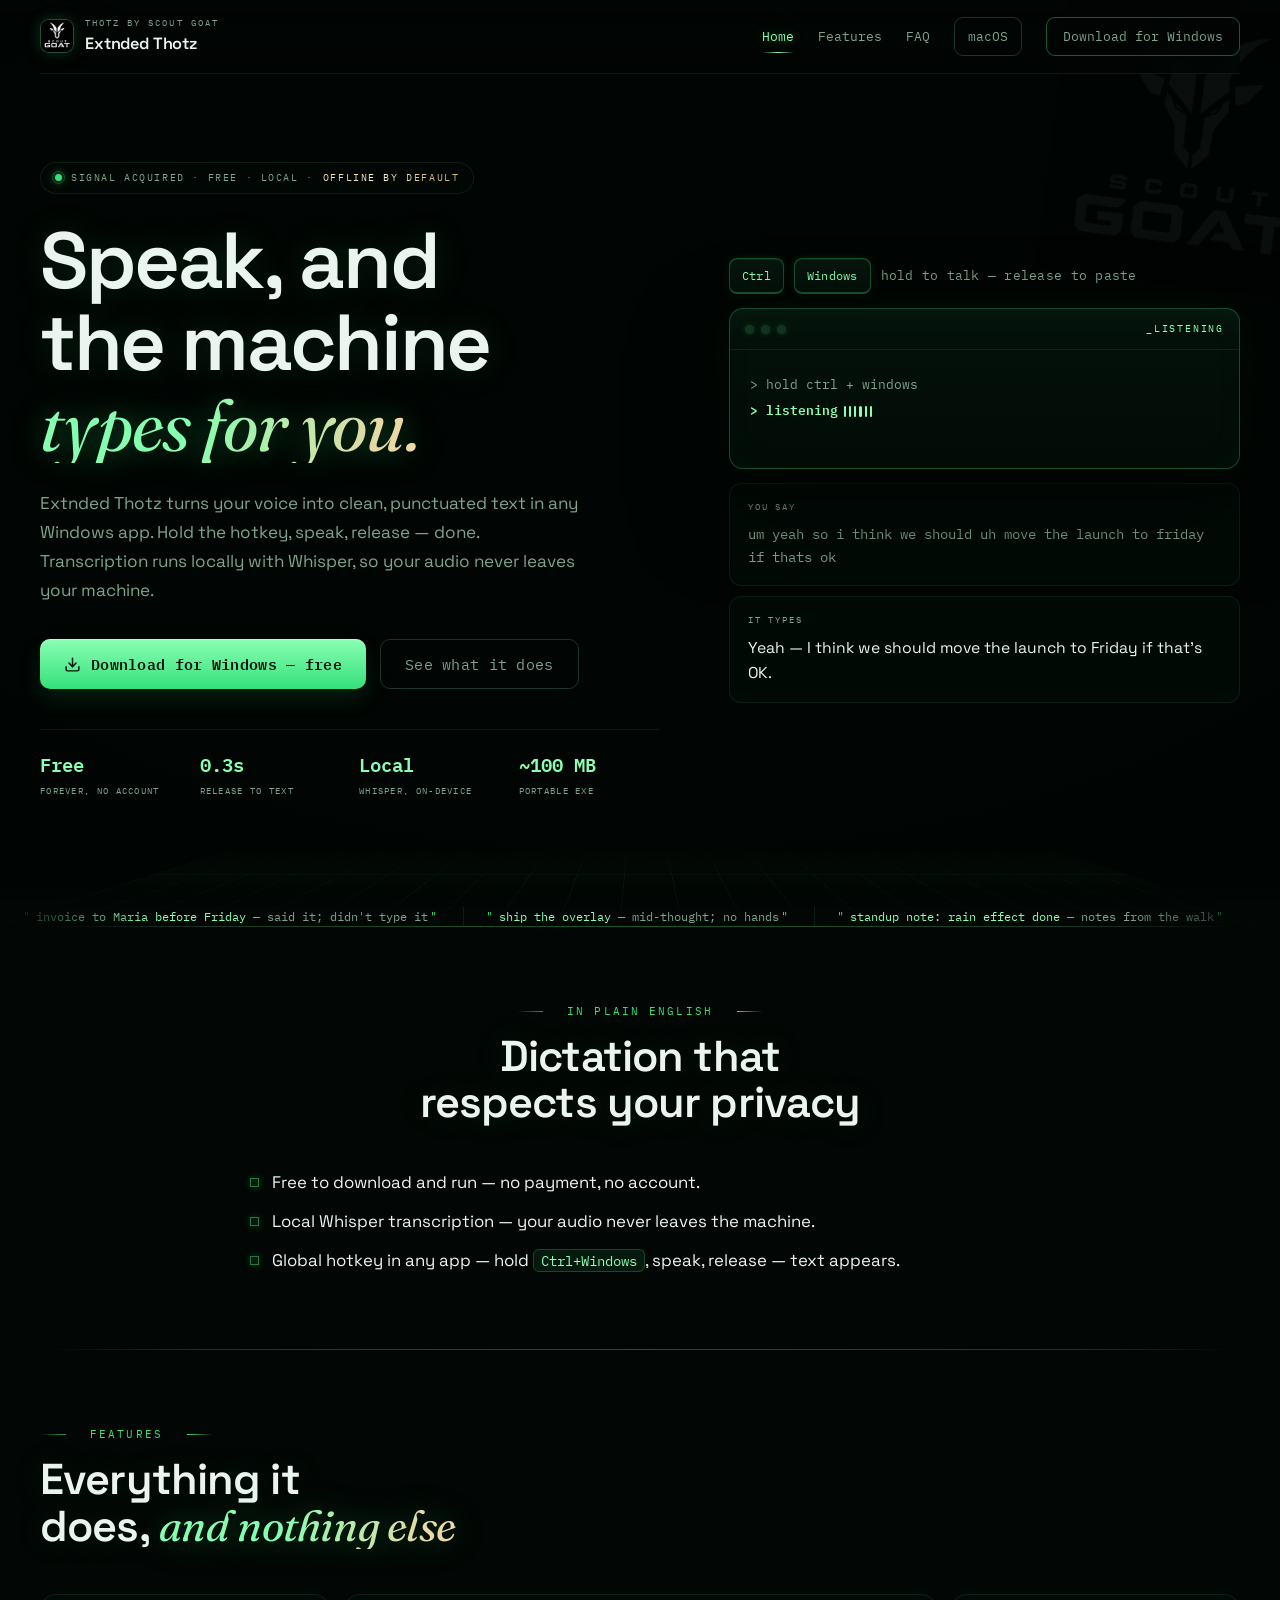
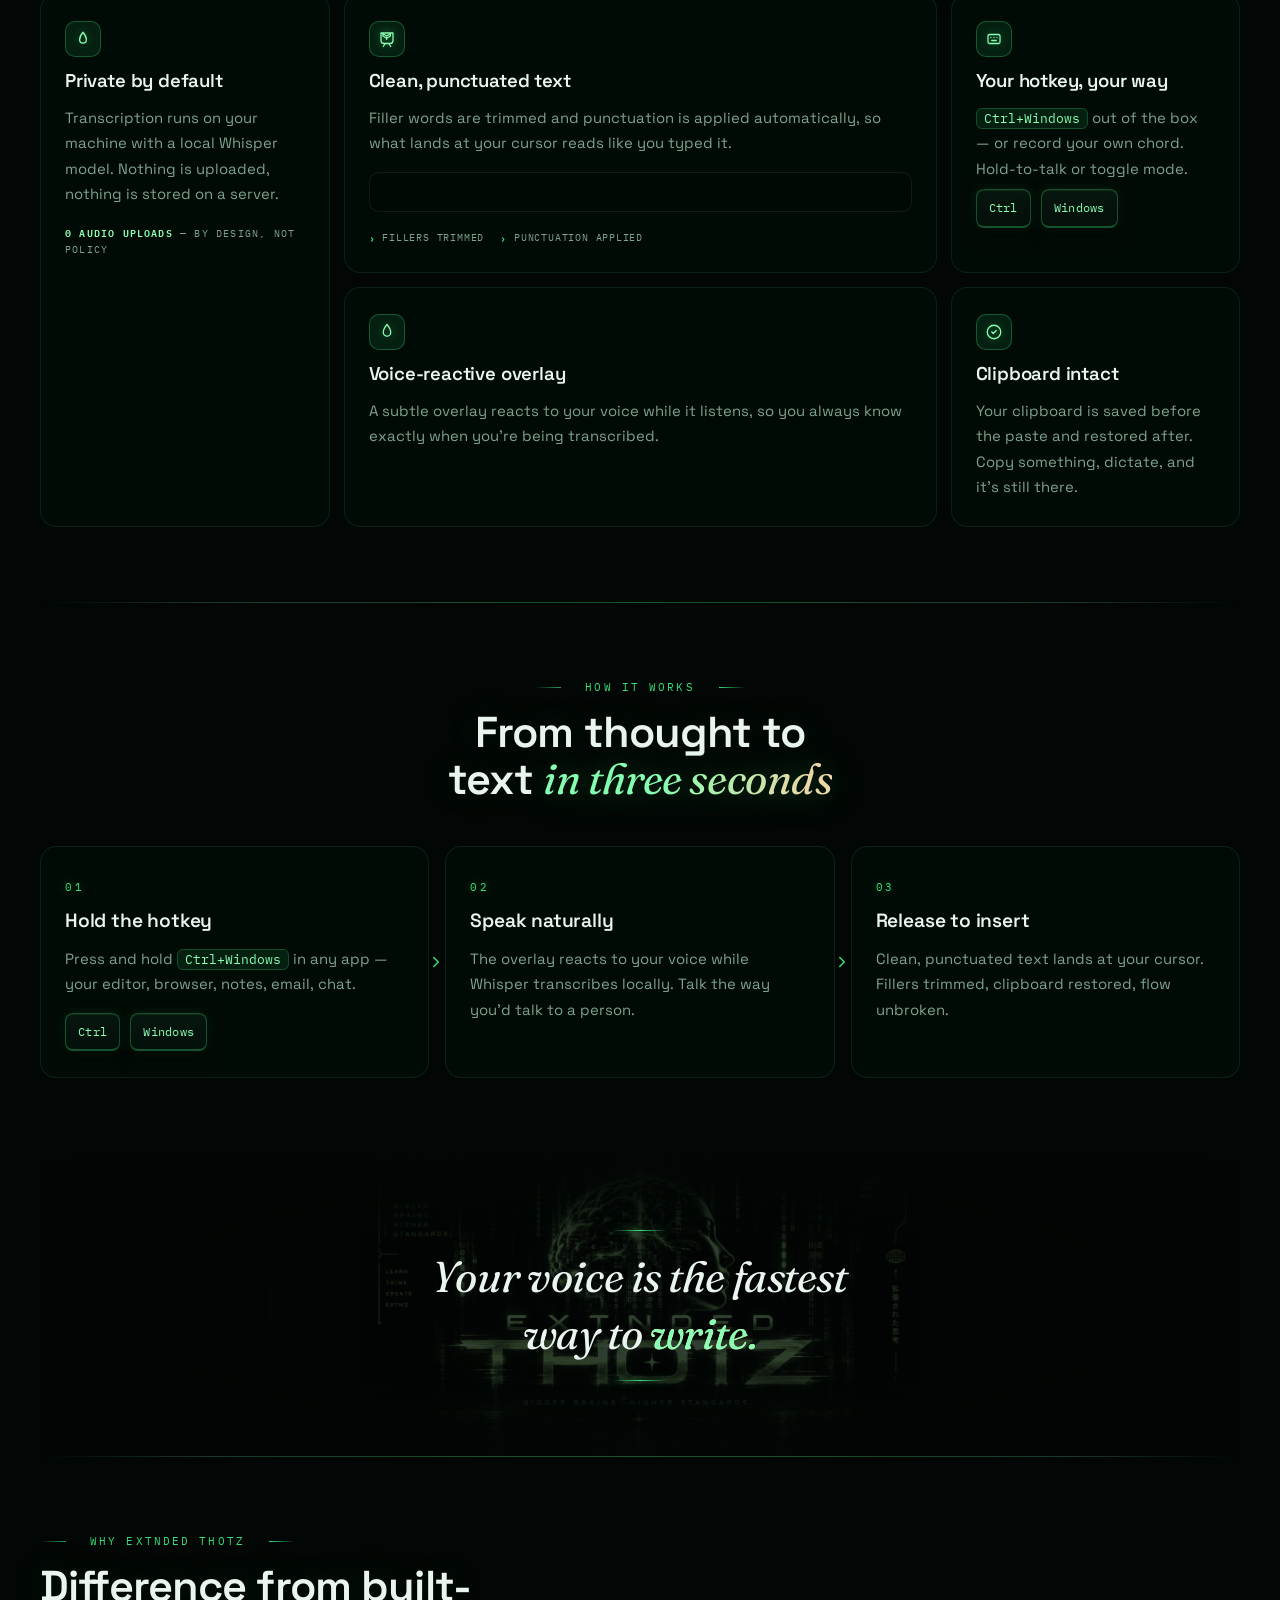
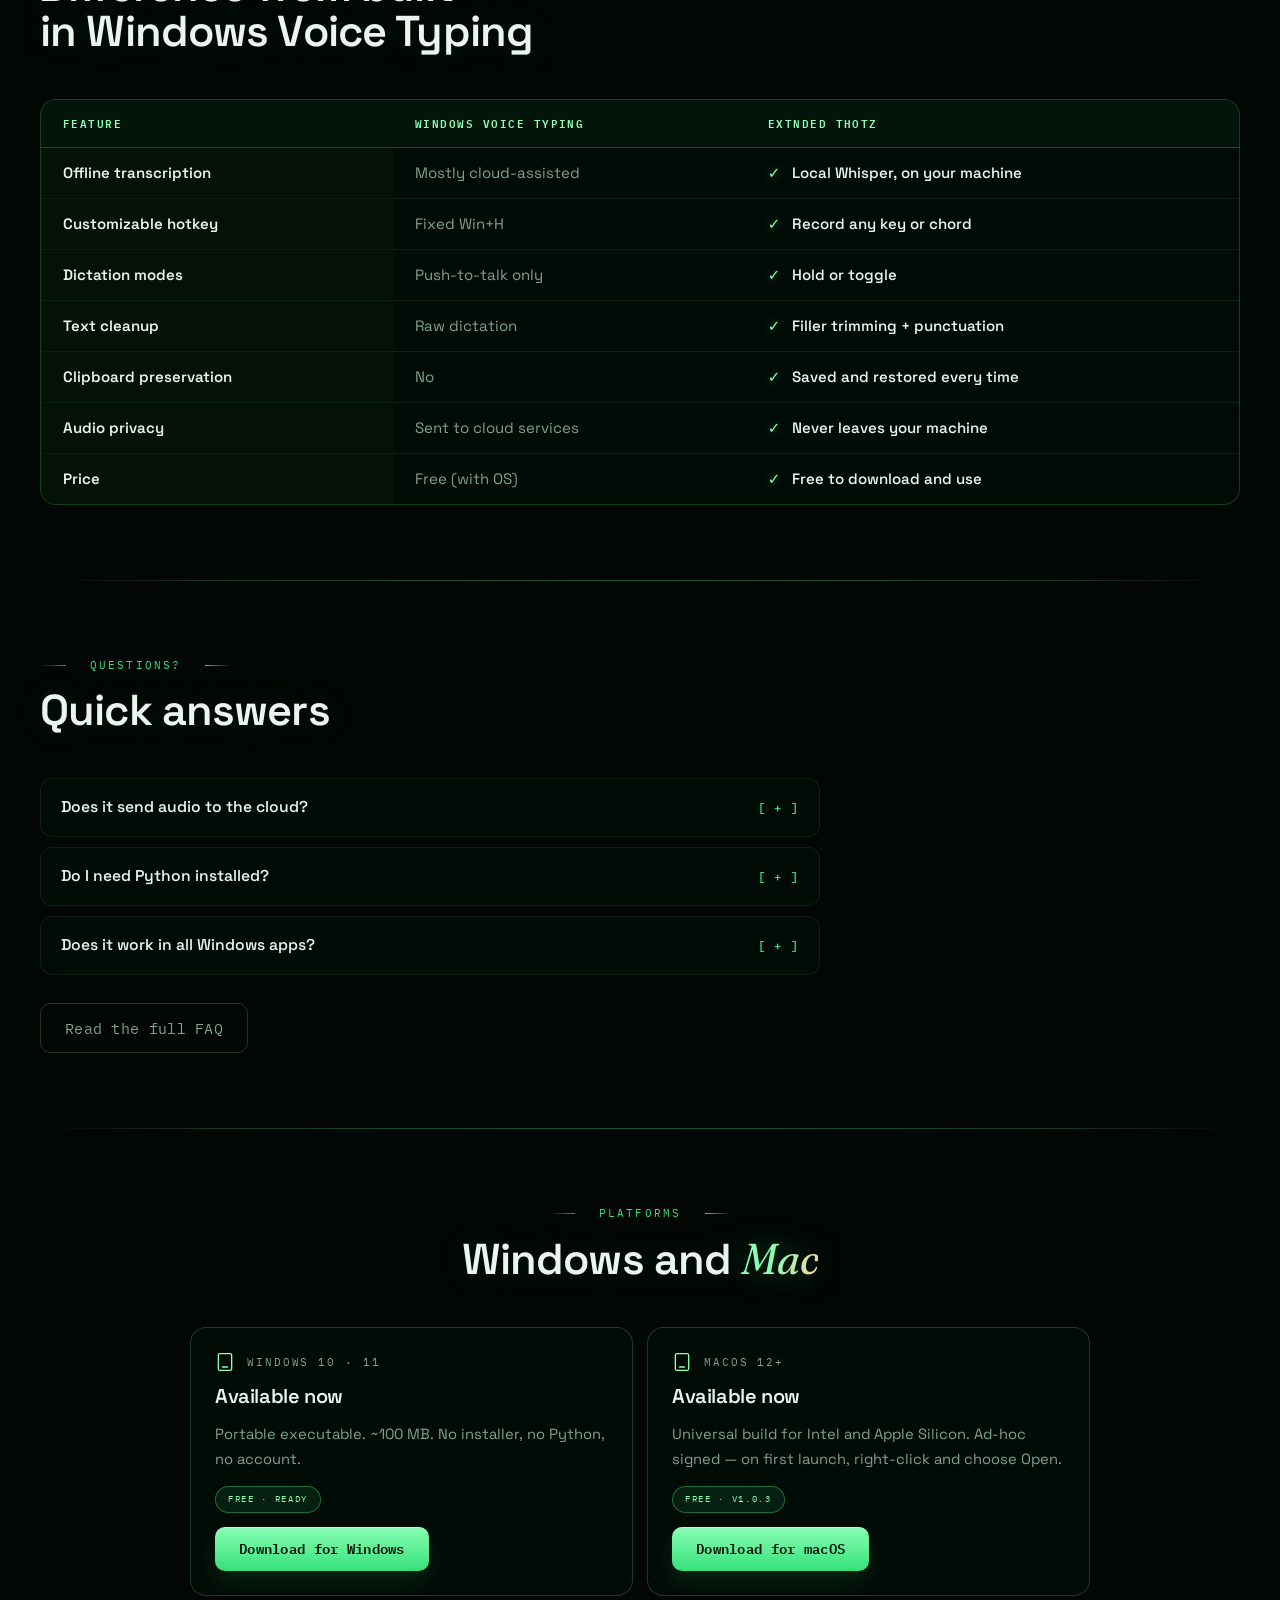
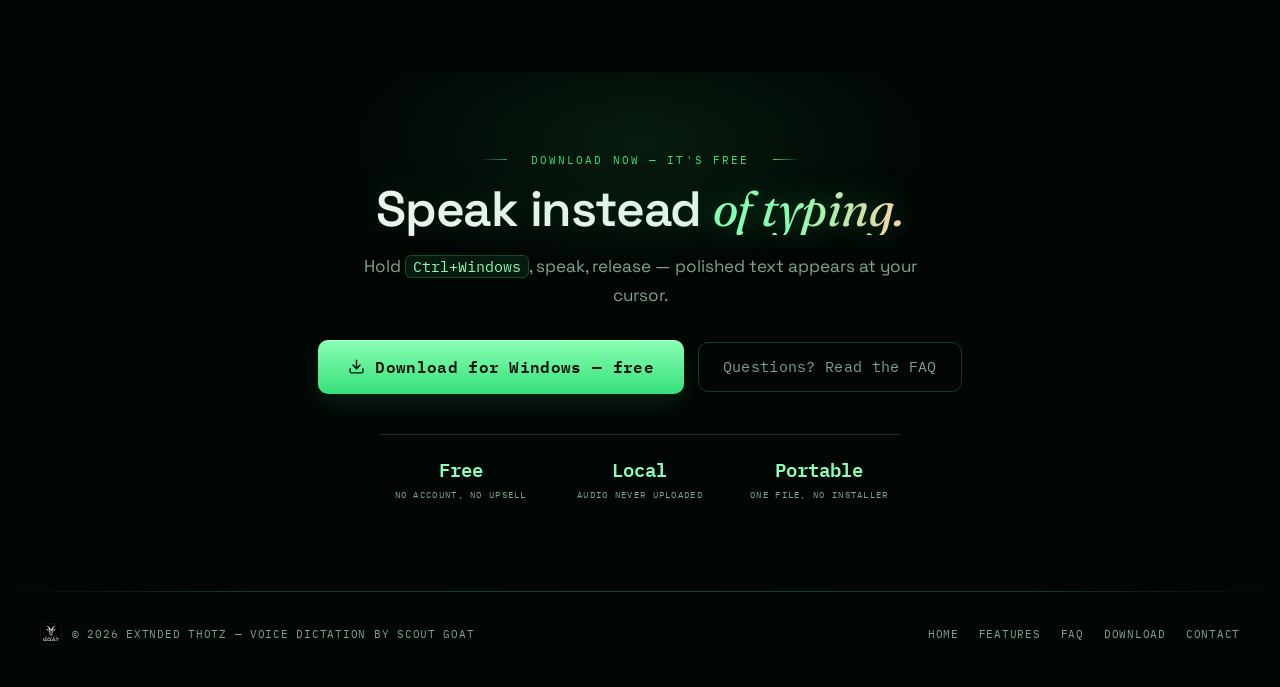
<file: index.html>
<!doctype html>
<html lang="en" class="no-js">
  <head>
    <meta charset="utf-8" />
    <meta name="viewport" content="width=device-width, initial-scale=1" />
    <title>Extnded Thotz — Free voice dictation for Windows</title>
    <meta
      name="description"
      content="Free Windows voice dictation. Hold a global hotkey, speak, and clean, punctuated text lands at your cursor. Local Whisper transcription — your audio never leaves your machine."
    />
    <meta name="theme-color" content="#09090b" />
    <link rel="canonical" href="https://extnded-thotz.vercel.app/" />

    <meta property="og:site_name" content="Extnded Thotz" />
    <meta property="og:type" content="website" />
    <meta property="og:title" content="Extnded Thotz — Free voice dictation for Windows" />
    <meta
      property="og:description"
      content="Free Windows voice dictation. Hold a hotkey, speak, get polished text instantly. Local Whisper, no cloud by default."
    />
    <meta property="og:url" content="https://extnded-thotz.vercel.app/" />
    <meta property="og:image" content="https://extnded-thotz.vercel.app/assets/og.png" />
    <meta property="og:image:alt" content="Extnded Thotz — free Windows voice dictation" />
    <meta name="twitter:card" content="summary_large_image" />
    <meta name="twitter:title" content="Extnded Thotz — Free voice dictation for Windows" />
    <meta
      name="twitter:description"
      content="Free voice dictation for Windows. No cloud by default. Hold Ctrl+Windows and get polished text instantly."
    />
    <meta name="twitter:image" content="https://extnded-thotz.vercel.app/assets/og.png" />

    <link rel="icon" href="/favicon.ico" sizes="48x48" />
    <link rel="icon" type="image/png" href="/assets/favicon-32.png" sizes="32x32" />
    <link rel="apple-touch-icon" href="/assets/apple-touch-icon.png" />
    <link rel="preload" href="/fonts/SpaceGrotesk-var.woff2" as="font" type="font/woff2" crossorigin />
    <link rel="stylesheet" href="/styles.css" />
    <script defer src="/script.js"></script>

    <script type="application/ld+json">
      {
        "@context": "https://schema.org",
        "@type": "SoftwareApplication",
        "name": "Extnded Thotz",
        "description": "Free Windows voice dictation app with a system-wide hotkey and local Whisper transcription. Your audio never leaves your machine.",
        "operatingSystem": "Windows 10, Windows 11",
        "applicationCategory": "BusinessApplication",
        "url": "https://extnded-thotz.vercel.app/",
        "downloadUrl": "https://extnded-thotz.vercel.app/download",
        "image": "https://extnded-thotz.vercel.app/assets/og.png",
        "softwareVersion": "1.0.6",
        "fileSize": "100MB",
        "inLanguage": "en",
        "offers": {
          "@type": "Offer",
          "price": "0",
          "priceCurrency": "USD",
          "availability": "https://schema.org/InStock",
          "url": "https://extnded-thotz.vercel.app/download"
        },
        "author": { "@type": "Organization", "name": "Scout Goat" }
      }
    </script>
  </head>
  <body>
    <canvas id="rain" aria-hidden="true"></canvas>
    <div class="scanlines" aria-hidden="true"></div>
    <div class="scan-sweep" aria-hidden="true"></div>
    <a class="skip-link" href="#main">Skip to content</a>

    <header class="shell topbar">
      <a class="brand" href="/">
        <img src="/assets/logo.png" alt="Extnded Thotz goat logo" width="34" height="34" />
        <span>
          <span class="brand-house">Thotz by Scout Goat</span>
          <strong class="brand-name">Extnded Thotz</strong>
        </span>
      </a>
      <nav class="nav" aria-label="Primary">
        <a href="/" aria-current="page">Home</a>
        <a href="/#features">Features</a>
        <a href="/faq">FAQ</a>
        <a class="nav-cta nav-cta-ghost" href="https://github.com/u321u/extnded-thotz/releases/download/v1.0.2-mac/ExtndedThotz-macOS.zip" download>macOS</a>
        <a class="nav-cta" href="/download">Download for Windows</a>
      </nav>
    </header>

    <main id="main">
      <!-- ═══════════ HERO ═══════════ -->
      <div class="hero-mark" aria-hidden="true"></div>
      <section class="hero shell" data-reveal>
        <div>
          <p class="hero-status">
            <span class="status-dot" aria-hidden="true"></span>
            Signal acquired · Free · Local · <span class="gold-text">Offline by default</span>
          </p>
          <div class="h1-zone">
          <h1 class="display">
            Speak, and the machine<br />
            <span class="serif">            types for you.</span>
          </h1>
          </div>
          <p class="lede">
            Extnded Thotz turns your voice into clean, punctuated text in any Windows app.
            Hold the hotkey, speak, release — done. Transcription runs locally with Whisper,
            so your audio never leaves your machine.
          </p>
          <div class="hero-actions">
            <a class="button primary" href="/download">
              <svg viewBox="0 0 24 24" width="17" height="17" fill="none" stroke="currentColor" stroke-width="2" stroke-linecap="round" stroke-linejoin="round" aria-hidden="true"><path d="M21 15v4a2 2 0 0 1-2 2H5a2 2 0 0 1-2-2v-4"/><path d="M7 10l5 5 5-5"/><path d="M12 15V3"/></svg>
              Download for Windows — free
            </a>
            <a class="button ghost" href="#features">See what it does</a>
          </div>
          <dl class="measures">
            <div><dt>Free</dt><dd>forever, no account</dd></div>
            <div><dt>0.3s</dt><dd>release to text</dd></div>
            <div><dt>Local</dt><dd>whisper, on-device</dd></div>
            <div><dt>~100 MB</dt><dd>portable exe</dd></div>
          </dl>
        </div>

        <div>
          <p class="keycap-row keycap-lead">
            <kbd>Ctrl</kbd><kbd>Windows</kbd>
            <span>hold to talk — release to paste</span>
          </p>
          <div class="panel" id="console">
            <div class="panel-bar">
              <span aria-hidden="true"></span><span aria-hidden="true"></span><span aria-hidden="true"></span>
              <span class="panel-title" id="console-state">_idle</span>
            </div>
            <div class="panel-body" id="console-body" aria-live="polite">
              <p class="dim">&gt; ready — speak whenever</p>
            </div>
          </div>
          <div class="grid502">
            <div class="me">
              <span class="me-label">you say</span>
              <p class="me-say">um yeah so i think we should uh move the launch to friday if thats ok</p>
            </div>
            <div class="me">
              <span class="me-label">it types</span>
              <p class="me-get">Yeah — I think we should move the launch to Friday if that's OK.</p>
            </div>
          </div>
        </div>
      </section>

      <!-- ═══════════ CINEMATIC POSTER → ambient hero backdrop ═══════════ -->

      <!-- ═══════════ VOICE STRIP ═══════════ -->
      <div class="voice-strip" data-reveal aria-label="Things people say while dictating">
        <div class="voice-track">
          <span class="voice-chip"><b>invoice to Maria before Friday</b> — said it; didn't type it</span>
          <span class="voice-chip"><b>ship the overlay</b> — mid-thought; no hands</span>
          <span class="voice-chip"><b>standup note: rain effect done</b> — notes from the walk</span>
          <span class="voice-chip"><b>reply: that works for me</b> — inbox zero, at speaking pace</span>
          <span class="voice-chip"><b>invoice to Maria before Friday</b> — said it; didn't type it</span>
          <span class="voice-chip"><b>ship the overlay</b> — mid-thought; no hands</span>
          <span class="voice-chip"><b>standup note: rain effect done</b> — notes from the walk</span>
          <span class="voice-chip"><b>reply: that works for me</b> — inbox zero, at speaking pace</span>
        </div>
      </div>

      <!-- ═══════════ SPEAK IN THEIR WORDS ═══════════ -->
      <section class="section shell" data-reveal>
        <div class="section-head center">
          <p class="eyebrow">In plain English</p>
          <h2>Dictation that respects your privacy</h2>
        </div>
        <ul class="plain-points">
          <li>Free to download and run — no payment, no account.</li>
          <li>Local Whisper transcription — your audio never leaves the machine.</li>
          <li>Global hotkey in any app — hold <code>Ctrl+Windows</code>, speak, release — text appears.</li>
        </ul>
      </section>

      <!-- ═══════════ BENTO FEATURES ═══════════ -->
      <section class="section shell" id="features" data-reveal>
        <div class="section-head">
          <p class="eyebrow">Features</p>
          <h2>Everything it does, <span class="serif">and nothing else</span></h2>
        </div>
        <div class="bento-grid">
          <article class="bento-card bx-brand hud" data-reveal>
            <div class="feature-icon" aria-hidden="true">
              <svg viewBox="0 0 24 24"><path d="M12 3c-2.5 3-4.5 6.5-4.5 10a4.5 4.5 0 0 0 9 0c0-3.5-2-7-4.5-10Z"/></svg>
            </div>
            <h3>Private by default</h3>
            <p>Transcription runs on your machine with a local Whisper model. Nothing is uploaded, nothing is stored on a server.</p>
            <span class="bento-metric"><strong>0 audio uploads</strong> — by design, not policy</span>
          </article>

          <article class="bento-card bx-mp3 hud" data-reveal>
            <div class="feature-icon" aria-hidden="true">
              <svg viewBox="0 0 24 24"><path d="M4 4h16v10a4 4 0 0 1-4 4H8a4 4 0 0 1-4-4V4Z"/><path d="m9 19-2 3m8-3 2 3"/><path d="M11.5 9.5v3m5-4.5-5 3-5-3v-3l5 3 5-3Z"/></svg>
            </div>
            <h3>Clean, punctuated text</h3>
            <p>Filler words are trimmed and punctuation is applied automatically, so what lands at your cursor reads like you typed it.</p>
            <div class="wave-strip" aria-hidden="true"><i></i><i></i><i></i><i></i><i></i><i></i><i></i><i></i><i></i><i></i><i></i><i></i><i></i><i></i></div>
            <div class="bento-note">
              <span>Fillers trimmed</span>
              <span>Punctuation applied</span>
            </div>
          </article>

          <article class="bento-card bx-hotkey hud" data-reveal>
            <div class="feature-icon" aria-hidden="true">
              <svg viewBox="0 0 24 24"><rect x="4" y="6" width="16" height="12" rx="2"/><path d="M8 10h.01M12 10h.01M16 10h.01M9 14h6"/></svg>
            </div>
            <h3>Your hotkey, your way</h3>
            <p><code>Ctrl+Windows</code> out of the box — or record your own chord. Hold-to-talk or toggle mode.</p>
            <p class="keycap-row"><kbd>Ctrl</kbd><kbd>Windows</kbd></p>
          </article>

          <article class="bento-card bx-clean dim-1 hud" data-reveal>
            <div class="feature-icon" aria-hidden="true">
              <svg viewBox="0 0 24 24"><path d="M12 2c-3 3.6-5 7.6-5 10.5a5 5 0 0 0 10 0C17 9.6 15 5.6 12 2Z"/></svg>
            </div>
            <h3>Voice-reactive overlay</h3>
            <p>A subtle overlay reacts to your voice while it listens, so you always know exactly when you're being transcribed.</p>
          </article>

          <article class="bento-card bx-overlay dim-2 hud" data-reveal>
            <div class="feature-icon" aria-hidden="true">
              <svg viewBox="0 0 24 24"><path d="M3 12a9 9 0 1 0 18 0 9 9 0 0 0-18 0Z"/><path d="m9 12 2 2 4-4"/></svg>
            </div>
            <h3>Clipboard intact</h3>
            <p>Your clipboard is saved before the paste and restored after. Copy something, dictate, and it's still there.</p>
          </article>
        </div>
      </section>

      <!-- ═══════════ HOW IT WORKS ═══════════ -->
      <section class="section shell" id="how" data-reveal>
        <div class="section-head center">
          <p class="eyebrow">How it works</p>
          <h2>From thought to text <span class="serif">in three seconds</span></h2>
        </div>
        <ol class="how-rail">
          <li class="how-step hud">
            <span class="step-no">01</span>
            <h3>Hold the hotkey</h3>
            <p>Press and hold <code>Ctrl+Windows</code> in any app — your editor, browser, notes, email, chat.</p>
            <p class="keycap-row"><kbd>Ctrl</kbd><kbd>Windows</kbd></p>
          </li>
          <li class="how-step hud">
            <span class="step-no">02</span>
            <h3>Speak naturally</h3>
            <p>The overlay reacts to your voice while Whisper transcribes locally. Talk the way you'd talk to a person.</p>
          </li>
          <li class="how-step hud">
            <span class="step-no">03</span>
            <h3>Release to insert</h3>
            <p>Clean, punctuated text lands at your cursor. Fillers trimmed, clipboard restored, flow unbroken.</p>
          </li>
        </ol>
      </section>

      <!-- ═══════════ PULL QUOTE ═══════════ -->
      <section class="section shell pull-quote quote-art" data-reveal>
        <div class="hero-art" aria-hidden="true">
          <img src="/assets/hero-brain.jpg" alt="" loading="lazy" decoding="async" />
        </div>
        <i class="qr-line" aria-hidden="true"></i>          <blockquote>
            Your voice is the fastest<br />
            way to <em class="gold-text">write.</em>
          </blockquote>
        <i class="qr-line" aria-hidden="true"></i>
      </section>

      <!-- ═══════════ WHY BETTER ═══════════ -->
      <section class="section shell" id="comparison" data-reveal>
        <div class="section-head">
          <p class="eyebrow">Why Extnded Thotz</p>
          <h2>Difference from built-in Windows Voice Typing</h2>
        </div>
        <div class="compare-outer">
          <table class="compare-table">
            <thead>
              <tr>
                <th>Feature</th>
                <th>Windows Voice Typing</th>
                <th>Extnded Thotz</th>
              </tr>
            </thead>
            <tbody>
              <tr>
                <td>Offline transcription</td>
                <td>Mostly cloud-assisted</td>
                <td><span class="check">✓</span> Local Whisper, on your machine</td>
              </tr>
              <tr>
                <td>Customizable hotkey</td>
                <td>Fixed Win+H</td>
                <td><span class="check">✓</span> Record any key or chord</td>
              </tr>
              <tr>
                <td>Dictation modes</td>
                <td>Push-to-talk only</td>
                <td><span class="check">✓</span> Hold or toggle</td>
              </tr>
              <tr>
                <td>Text cleanup</td>
                <td>Raw dictation</td>
                <td><span class="check">✓</span> Filler trimming + punctuation</td>
              </tr>
              <tr>
                <td>Clipboard preservation</td>
                <td>No</td>
                <td><span class="check">✓</span> Saved and restored every time</td>
              </tr>
              <tr>
                <td>Audio privacy</td>
                <td>Sent to cloud services</td>
                <td><span class="check">✓</span> Never leaves your machine</td>
              </tr>
              <tr>
                <td>Price</td>
                <td>Free (with OS)</td>
                <td><span class="check">✓</span> Free to download and use</td>
              </tr>
            </tbody>
          </table>
        </div>
      </section>

      <!-- ═══════════ FAQ TEASER ═══════════ -->
      <section class="section shell faq-teaser" data-reveal>
        <div class="section-head">
          <p class="eyebrow">Questions?</p>
          <h2>Quick answers</h2>
        </div>
        <div class="faq-grid">
          <details>
            <summary>Does it send audio to the cloud?</summary>
            <p>No. Transcription runs entirely on your machine with local Whisper. Your audio never leaves your computer.</p>
          </details>
          <details>
            <summary>Do I need Python installed?</summary>
            <p>No. It's a portable Windows executable — download, run, done.</p>
          </details>
          <details>
            <summary>Does it work in all Windows apps?</summary>
            <p>Yes, virtually any app that accepts text input. If an app runs as Administrator, run Extnded Thotz as Administrator too (Windows UIPI restriction).</p>
          </details>
        </div>
        <div class="hero-actions">
          <a class="button ghost" href="/faq">Read the full FAQ</a>
        </div>
      </section>

      <!-- ═══════════ PLATFORMS ═══════════ -->
      <section class="section shell" id="platforms" data-reveal>
        <div class="section-head center">
          <p class="eyebrow">Platforms</p>
          <h2>Windows and <span class="serif">Mac</span></h2>
        </div>
        <div class="platform-strip">
          <div class="platform-card available hud">
            <div class="platform-head">
              <svg viewBox="0 0 24 24" aria-hidden="true"><rect x="4" y="2" width="16" height="20" rx="2"/><path d="M9 18h6"/></svg>
              Windows 10 · 11
            </div>
            <h3>Available now</h3>
            <p>Portable executable. ~100 MB. No installer, no Python, no account.</p>
            <span class="pill ok">Free · ready</span>
            <div class="hero-actions">
              <a class="button primary" href="/download">Download for Windows</a>
            </div>
          </div>
          <div class="platform-card available hud">
            <div class="platform-head">
              <svg viewBox="0 0 24 24" aria-hidden="true"><rect x="4" y="2" width="16" height="20" rx="2"/><path d="M9 18h6"/></svg>
              macOS 12+
            </div>
            <h3>Available now</h3>
            <p>Universal build for Intel and Apple Silicon. Ad-hoc signed — on first launch, right-click and choose Open.</p>
            <span class="pill ok">Free · v1.0.3</span>
            <div class="hero-actions">
              <a class="button primary" href="https://github.com/u321u/extnded-thotz/releases/download/v1.0.2-mac/ExtndedThotz-macOS.zip" download>Download for macOS</a>
            </div>
          </div>
        </div>
       </section>

      <!-- ═══════════ FINAL CTA ═══════════ -->
      <section class="section final-cta shell" data-reveal>
        <div class="cta-glow" aria-hidden="true"></div>
        <p class="eyebrow center-flex">Download now — it's free</p>
        <h2>Speak instead <span class="serif">of typing.</span></h2>
        <p class="lede">Hold <code>Ctrl+Windows</code>, speak, release — polished text appears at your cursor.</p>
        <div class="hero-actions">
          <a class="button primary large" href="/download">
            <svg viewBox="0 0 24 24" width="17" height="17" fill="none" stroke="currentColor" stroke-width="2" stroke-linecap="round" stroke-linejoin="round" aria-hidden="true"><path d="M21 15v4a2 2 0 0 1-2 2H5a2 2 0 0 1-2-2v-4"/><path d="M7 10l5 5 5-5"/><path d="M12 15V3"/></svg>
            Download for Windows — free
          </a>
          <a class="button ghost" href="/faq">Questions? Read the FAQ</a>
        </div>
        <dl class="measures">
          <div><dt>Free</dt><dd>no account, no upsell</dd></div>
          <div><dt>Local</dt><dd>audio never uploaded</dd></div>
          <div><dt>Portable</dt><dd>one file, no installer</dd></div>
        </dl>
      </section>
    </main>

    <footer class="footer">
      <div class="shell footer-inner">
        <span class="foot-brand">
          <img src="/assets/logo.png" alt="" width="22" height="22" />
          <span>© 2026 Extnded Thotz — voice dictation by Scout Goat</span>
        </span>
        <span class="footer-links">
          <a href="/">Home</a>
          <a href="/#features">Features</a>
          <a href="/faq">FAQ</a>
          <a href="/download">Download</a>
          <a href="mailto:hello@scoutgoat.com">Contact</a>
        </span>
      </div>
    </footer>
  </body>
</html>
</file>
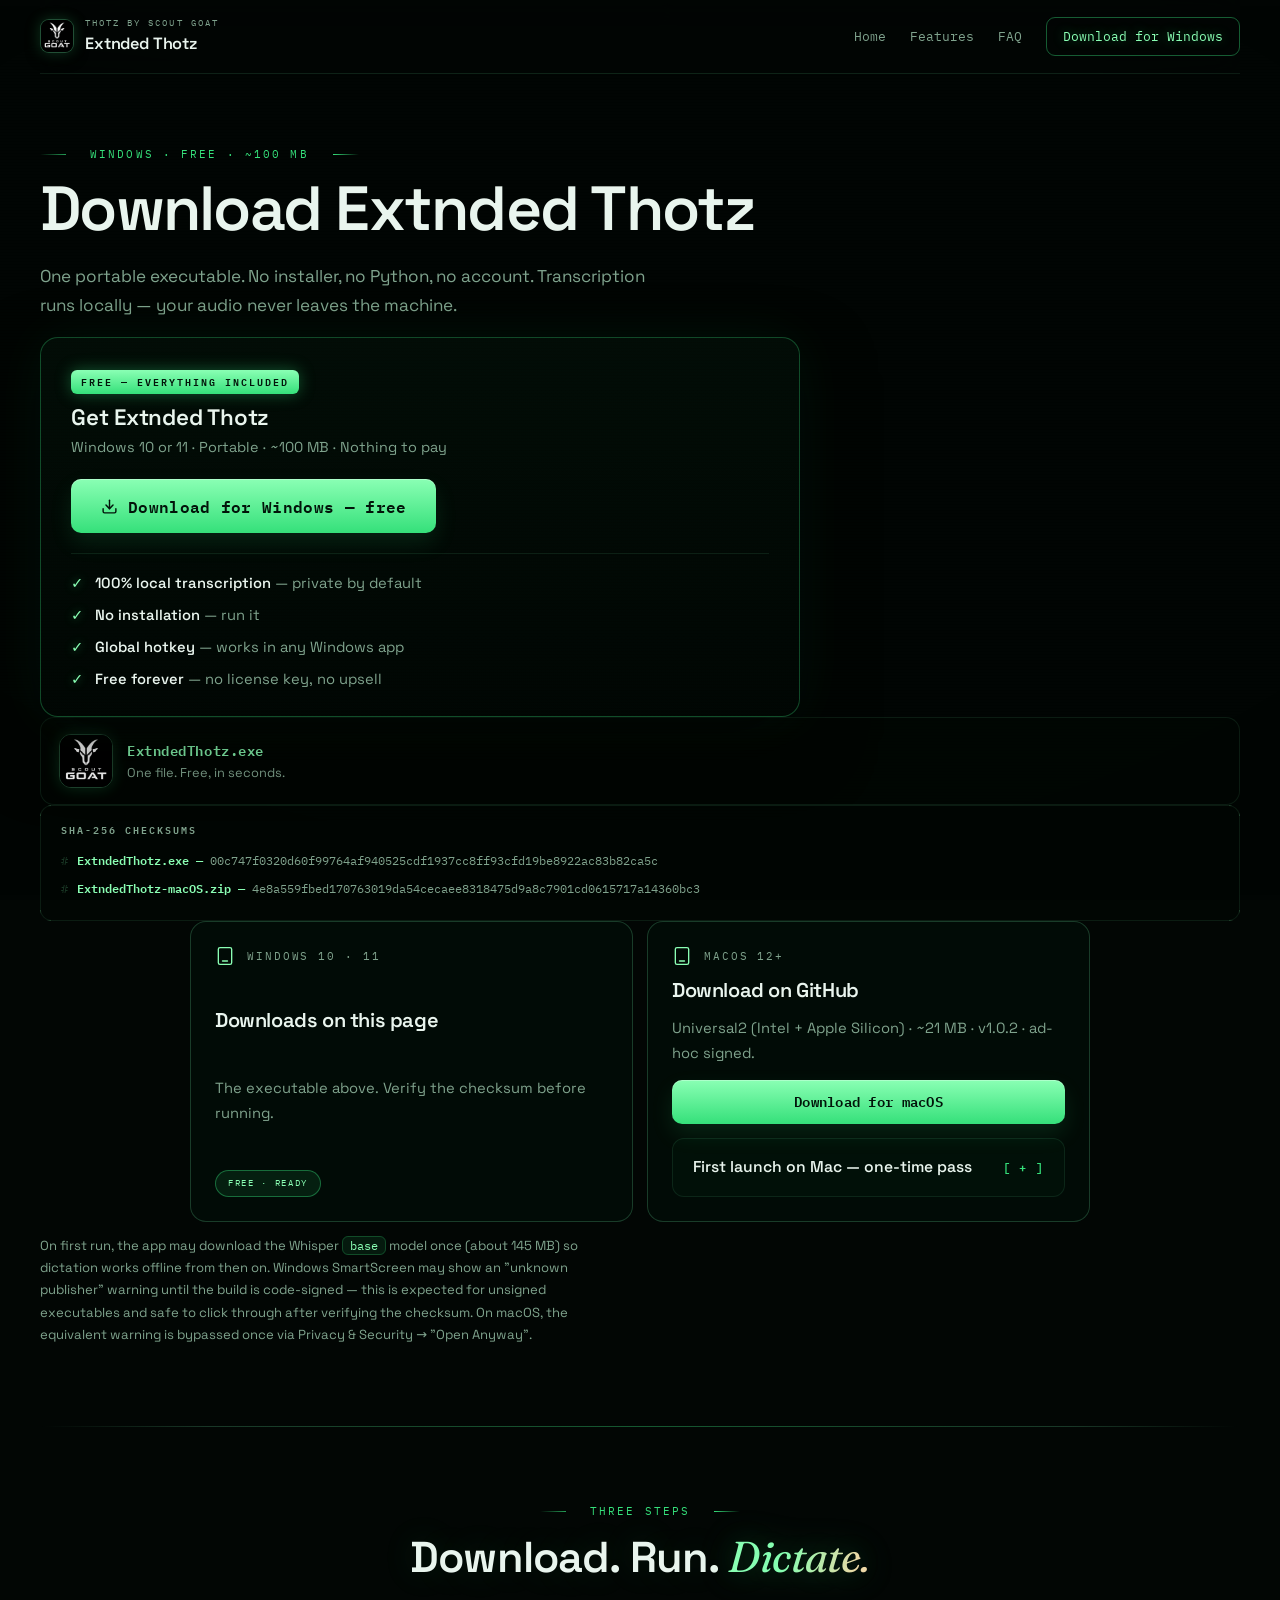
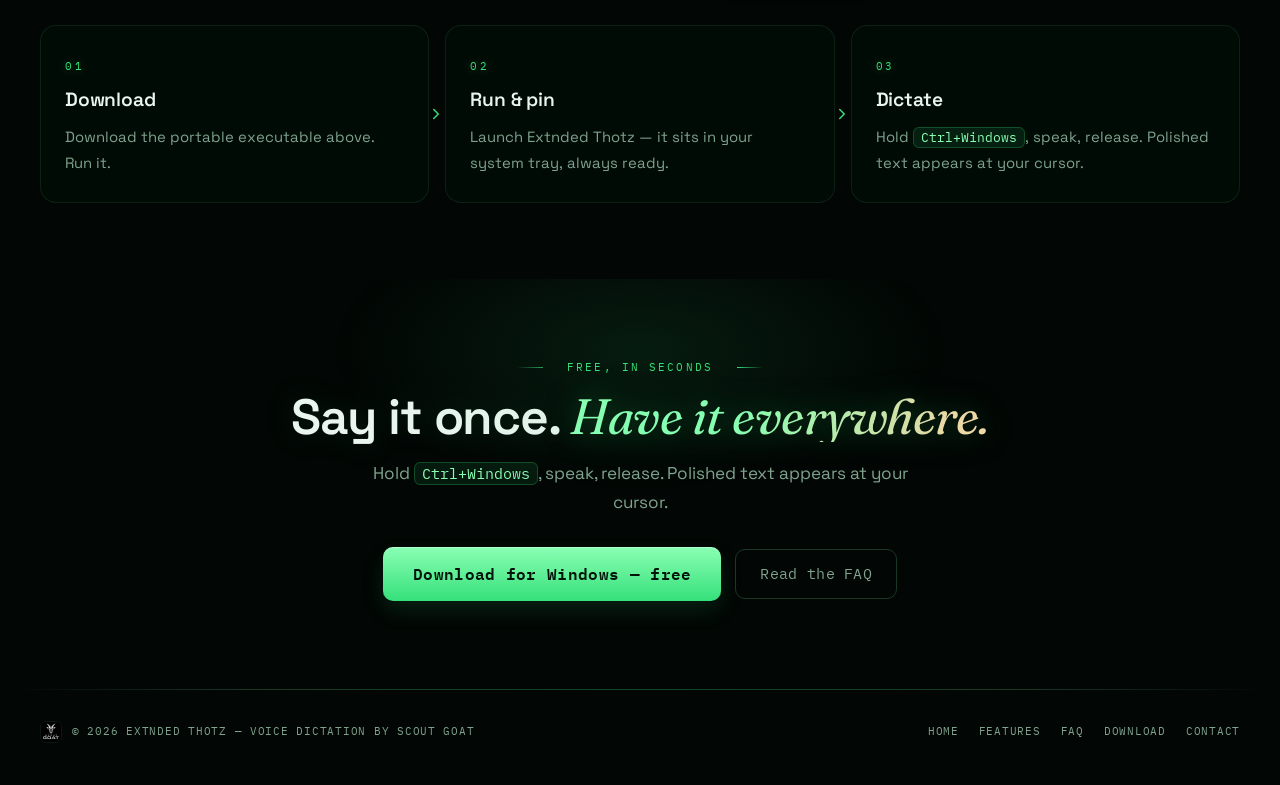
<file: download.html>
<!doctype html>
<html lang="en" class="no-js">
  <head>
    <meta charset="utf-8" />
    <meta name="viewport" content="width=device-width, initial-scale=1" />
    <title>Download Extnded Thotz for Windows — free</title>
    <meta
      name="description"
      content="Download Extnded Thotz for Windows — a free, portable voice dictation app. No installer, no Python, no account. Local Whisper transcription included."
    />
    <meta name="theme-color" content="#09090b" />
    <link rel="canonical" href="https://extnded-thotz.vercel.app/download" />

    <meta property="og:site_name" content="Extnded Thotz" />
    <meta property="og:type" content="website" />
    <meta property="og:title" content="Download Extnded Thotz for Windows" />
    <meta
      property="og:description"
      content="Free Windows voice dictation. Hold a hotkey, speak, get polished text instantly. Local Whisper, no cloud by default."
    />
    <meta property="og:url" content="https://extnded-thotz.vercel.app/download" />
    <meta property="og:image" content="https://extnded-thotz.vercel.app/assets/og.png" />

    <link rel="icon" href="/favicon.ico" sizes="48x48" />
    <link rel="icon" type="image/png" href="/assets/favicon-32.png" sizes="32x32" />
    <link rel="apple-touch-icon" href="/assets/apple-touch-icon.png" />
    <link rel="preload" href="/fonts/SpaceGrotesk-var.woff2" as="font" type="font/woff2" crossorigin />
    <link rel="stylesheet" href="/styles.css" />

    
    <script defer src="/script.js"></script>
  </head>
  <body>
    <canvas id="rain" aria-hidden="true"></canvas>
    <div class="scanlines" aria-hidden="true"></div>
    <div class="scan-sweep" aria-hidden="true"></div>
    <a class="skip-link" href="#main">Skip to content</a>

    <header class="shell topbar">
      <a class="brand" href="/">
        <img src="/assets/logo.png" alt="Extnded Thotz goat logo" width="34" height="34" />
        <span>
          <span class="brand-house">Thotz by Scout Goat</span>
          <strong class="brand-name">Extnded Thotz</strong>
        </span>
      </a>
      <nav class="nav" aria-label="Primary">
        <a href="/">Home</a>
        <a href="/#features">Features</a>
        <a href="/faq">FAQ</a>
        <a class="nav-cta" aria-current="page" href="/download">Download for Windows</a>
      </nav>
    </header>

    <main id="main">
      <section class="section shell page-hero" data-reveal>
        <p class="eyebrow">Windows · Free · ~100 MB</p>
        <h1>Download Extnded Thotz</h1>
        <p class="lede">
          One portable executable. No installer, no Python, no account.
          Transcription runs locally — your audio never leaves the machine.
        </p>

        

        <div class="download-card hud" data-reveal>
          <div>
            <span class="price-tag">Free — everything included</span>
            <h3>Get Extnded Thotz</h3>
            <p class="dl-meta">Windows 10 or 11 · Portable · ~100 MB · Nothing to pay</p>
          </div>
          <div class="dl-actions">
            <a class="button primary large" href="/downloads/ExtndedThotz.exe" download>
              <svg viewBox="0 0 24 24" width="17" height="17" fill="none" stroke="currentColor" stroke-width="2" stroke-linecap="round" stroke-linejoin="round" aria-hidden="true"><path d="M21 15v4a2 2 0 0 1-2 2H5a2 2 0 0 1-2-2v-4"/><path d="M7 10l5 5 5-5"/><path d="M12 15V3"/></svg>
              Download for Windows — free
            </a>
          </div>
          <ul class="dl-points">
            <li><strong>100% local transcription</strong> — private by default</li>
            <li><strong>No installation</strong> — run it</li>
            <li><strong>Global hotkey</strong> — works in any Windows app</li>
            <li><strong>Free forever</strong> — no license key, no upsell</li>
          </ul>
        </div>

        <div class="dl-badge" aria-hidden="true">
          <img src="/assets/logo.png" alt="" width="54" height="54" />
          <div>
            <strong>ExtndedThotz.exe</strong>
            <p>One file. Free, in seconds.</p>
          </div>
        </div>

        <div class="checksums hud" data-reveal>
          <h4>SHA-256 checksums</h4>
          <code><span class="file">ExtndedThotz.exe — </span>00c747f0320d60f99764af940525cdf1937cc8ff93cfd19be8922ac83b82ca5c</code>
          <code><span class="file">ExtndedThotz-macOS.zip — </span>4e8a559fbed170763019da54cecaee8318475d9a8c7901cd0615717a14360bc3</code>
        </div>

        <div class="platform-strip">
          <div class="platform-card available hud">
            <div class="platform-head">
              <svg viewBox="0 0 24 24" aria-hidden="true"><rect x="4" y="2" width="16" height="20" rx="2"/><path d="M9 18h6"/></svg>
              Windows 10 · 11
            </div>
            <h3>Downloads on this page</h3>
            <p>The executable above. Verify the checksum before running.</p>
            <span class="pill ok">Free · ready</span>
          </div>
          <div class="platform-card available hud">
            <div class="platform-head">
              <svg viewBox="0 0 24 24" aria-hidden="true"><rect x="4" y="2" width="16" height="20" rx="2"/><path d="M9 18h6"/></svg>
              macOS 12+
            </div>
            <h3>Download on GitHub</h3>
            <p>Universal2 (Intel + Apple Silicon) · ~21 MB · v1.0.2 · ad-hoc signed.</p>
            <a class="button primary" href="https://github.com/u321u/extnded-thotz/releases/download/v1.0.2-mac/ExtndedThotz-macOS.zip" download>Download for macOS</a>
            <details>
              <summary>First launch on Mac — one-time pass</summary>
              <p>1. Unzip and drag ExtndedThotz.app to Applications.<br />
              2. Double-click it once — macOS will warn.<br />
              3. Click <strong>Done</strong> (don't move to Trash).<br />
              4. Open <strong>System Settings → Privacy & Security</strong>, scroll to the Security section, and click <strong>"Open Anyway"</strong> next to ExtndedThotz.<br />
              5. Click Open. macOS remembers this — every launch after is normal.</p>
            </details>
          </div>
        </div>

        <p class="fineprint">
          On first run, the app may download the Whisper <code>base</code> model once (about 145 MB) so dictation works
          offline from then on. Windows SmartScreen may show an "unknown publisher" warning until the build is
          code-signed — this is expected for unsigned executables and safe to click through after verifying the checksum. On macOS, the equivalent warning is bypassed once via Privacy & Security → "Open Anyway".
        </p>
      </section>

      <section class="section shell" data-reveal>
        <div class="section-head center">
          <p class="eyebrow">Three steps</p>
          <h2>Download. Run. <span class="serif">Dictate.</span></h2>
        </div>
        <ol class="how-rail">
          <li class="how-step hud">
            <span class="step-no">01</span>
            <h3>Download</h3>
            <p>Download the portable executable above. Run it.</p>
          </li>
          <li class="how-step hud">
            <span class="step-no">02</span>
            <h3>Run &amp; pin</h3>
            <p>Launch Extnded Thotz — it sits in your system tray, always ready.</p>
          </li>
          <li class="how-step hud">
            <span class="step-no">03</span>
            <h3>Dictate</h3>
            <p>Hold <code>Ctrl+Windows</code>, speak, release. Polished text appears at your cursor.</p>
          </li>
        </ol>
      </section>

      <section class="section final-cta shell" data-reveal>
        <div class="cta-glow" aria-hidden="true"></div>
        <p class="eyebrow center-flex">Free, in seconds</p>
        <h2>Say it once. <span class="serif">Have it everywhere.</span></h2>
        <p class="lede">Hold <code>Ctrl+Windows</code>, speak, release. Polished text appears at your cursor.</p>
        <div class="hero-actions">
          <a class="button primary large" href="/downloads/ExtndedThotz.exe" download>Download for Windows — free</a>
          <a class="button ghost" href="/faq">Read the FAQ</a>
        </div>
      </section>
    </main>

    <footer class="footer">
      <div class="shell footer-inner">
        <span class="foot-brand">
          <img src="/assets/logo.png" alt="" width="22" height="22" />
          <span>© 2026 Extnded Thotz — voice dictation by Scout Goat</span>
        </span>
        <span class="footer-links">
          <a href="/">Home</a>
          <a href="/#features">Features</a>
          <a href="/faq">FAQ</a>
          <a href="/download">Download</a>
          <a href="mailto:hello@scoutgoat.com">Contact</a>
        </span>
      </div>
    </footer>
  </body>
</html>
</file>
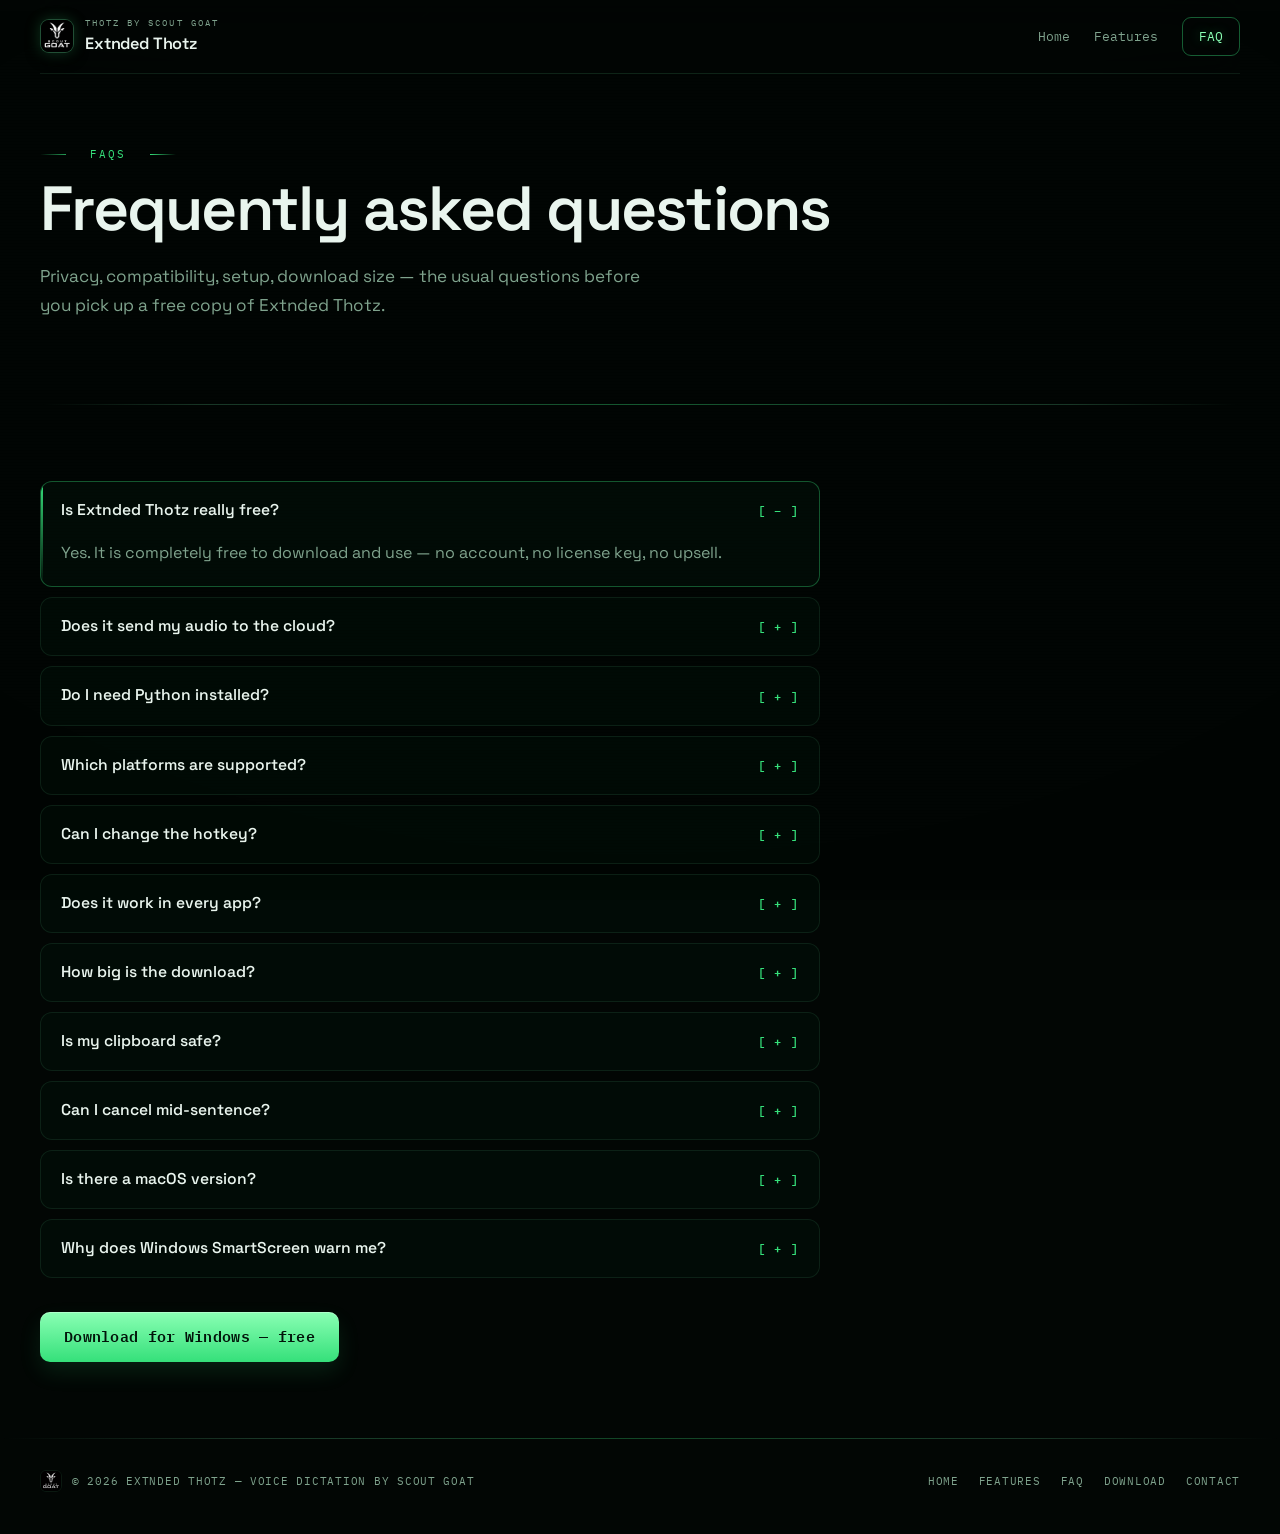
<file: faq.html>
<!doctype html>
<html lang="en" class="no-js">
  <head>
    <meta charset="utf-8" />
    <meta name="viewport" content="width=device-width, initial-scale=1" />
    <title>FAQ — Extnded Thotz, free Windows voice dictation</title>
    <meta
      name="description"
      content="Frequently asked questions about Extnded Thotz: privacy and local Whisper transcription, hotkeys, app compatibility, download size, and clipboard safety."
    />
    <meta name="theme-color" content="#09090b" />
    <link rel="canonical" href="https://extnded-thotz.vercel.app/faq" />
    <meta property="og:site_name" content="Extnded Thotz" />
    <meta property="og:type" content="website" />
    <meta property="og:title" content="FAQ — Extnded Thotz, free Windows voice dictation" />
    <meta
      property="og:description"
      content="Privacy, compatibility, setup, and download size — the usual questions about Extnded Thotz."
    />
    <meta property="og:url" content="https://extnded-thotz.vercel.app/faq" />
    <meta property="og:image" content="https://extnded-thotz.vercel.app/assets/og.png" />

    <link rel="icon" href="/favicon.ico" sizes="48x48" />
    <link rel="icon" type="image/png" href="/assets/favicon-32.png" sizes="32x32" />
    <link rel="apple-touch-icon" href="/assets/apple-touch-icon.png" />
    <link rel="preload" href="/fonts/SpaceGrotesk-var.woff2" as="font" type="font/woff2" crossorigin />
    <link rel="stylesheet" href="/styles.css" />
    <script defer src="/script.js"></script>

    <script type="application/ld+json">
      {
        "@context": "https://schema.org",
        "@type": "FAQPage",
        "mainEntity": [
          { "@type": "Question", "name": "Is Extnded Thotz really free?", "acceptedAnswer": { "@type": "Answer", "text": "Yes. It is completely free to download and use — no account, no license key, no upsell." } },
          { "@type": "Question", "name": "Does it send my audio to the cloud?", "acceptedAnswer": { "@type": "Answer", "text": "No. By default, transcription runs entirely on your machine using a local Whisper model. Your audio never leaves your computer." } },
          { "@type": "Question", "name": "Do I need Python installed?", "acceptedAnswer": { "@type": "Answer", "text": "No. The download is a portable Windows executable. Run it directly — no dependencies, no install wizard, nothing to configure." } },
          { "@type": "Question", "name": "Which platforms are supported?", "acceptedAnswer": { "@type": "Answer", "text": "Windows 10 and Windows 11 (64-bit), plus macOS 12 and later via a universal build (Intel and Apple Silicon). Both are on the download page." } },
          { "@type": "Question", "name": "Can I change the hotkey?", "acceptedAnswer": { "@type": "Answer", "text": "Yes. Open the settings window from the tray icon and record any key or chord. You can also switch between hold-to-talk and toggle mode." } },
          { "@type": "Question", "name": "Does it work in every app?", "acceptedAnswer": { "@type": "Answer", "text": "It works in virtually any app that accepts text input. If an app runs as Administrator, you must run Extnded Thotz as Administrator too (a Windows UIPI restriction)." } },
          { "@type": "Question", "name": "How big is the download?", "acceptedAnswer": { "@type": "Answer", "text": "The Windows executable is about 100 MB and the macOS zip about 21 MB. On first run either may download the Whisper base model once, around 145 MB, so transcription works offline from then on." } },
          { "@type": "Question", "name": "Is my clipboard safe?", "acceptedAnswer": { "@type": "Answer", "text": "Yes. The app saves your clipboard before inserting dictated text and restores it immediately after, every time." } },
          { "@type": "Question", "name": "Can I cancel mid-sentence?", "acceptedAnswer": { "@type": "Answer", "text": "Yes. Press ESC while recording to cancel — nothing is transcribed, nothing is inserted." } },
          { "@type": "Question", "name": "Is there a macOS version?", "acceptedAnswer": { "@type": "Answer", "text": "Yes. It is a universal build for Intel and Apple Silicon, ad-hoc signed. Recent macOS may warn that Apple could not verify it on first launch: click Done, then allow it once under System Settings, Privacy & Security, Open Anyway. The build is not notarized with a paid Apple certificate." } },
          { "@type": "Question", "name": "Why does Windows SmartScreen warn me?", "acceptedAnswer": { "@type": "Answer", "text": "The build is not code-signed yet, so Windows shows an unknown publisher notice on first run. Check that the SHA-256 checksum on the download page matches, then click through. This is normal for unsigned portable software." } }
        ]
      }
    </script>
  </head>
  <body>
    <canvas id="rain" aria-hidden="true"></canvas>
    <div class="scanlines" aria-hidden="true"></div>
    <div class="scan-sweep" aria-hidden="true"></div>
    <a class="skip-link" href="#main">Skip to content</a>

    <header class="shell topbar">
      <a class="brand" href="/">
        <img src="/assets/logo.png" alt="Extnded Thotz goat logo" width="34" height="34" />
        <span>
          <span class="brand-house">Thotz by Scout Goat</span>
          <strong class="brand-name">Extnded Thotz</strong>
        </span>
      </a>
      <nav class="nav" aria-label="Primary">
        <a href="/">Home</a>
        <a href="/#features">Features</a>
        <a class="nav-cta" aria-current="page" href="/faq">FAQ</a>
      </nav>
    </header>

    <main id="main">
      <section class="section shell page-hero" data-reveal>
        <p class="eyebrow">FAQs</p>
        <h1>Frequently asked questions</h1>
        <p class="lede">
          Privacy, compatibility, setup, download size — the usual questions before you pick up
          a free copy of Extnded Thotz.
        </p>
      </section>

      <section class="section shell" data-reveal>
        <div class="faq-grid">
          <details open>
            <summary>Is Extnded Thotz really free?</summary>
            <p>Yes. It is completely free to download and use — no account, no license key, no upsell.</p>
          </details>
          <details>
            <summary>Does it send my audio to the cloud?</summary>
            <p>No. By default, transcription runs entirely on your machine using a local Whisper model. Your audio never leaves your computer.</p>
          </details>
          <details>
            <summary>Do I need Python installed?</summary>
            <p>No. The download is a portable Windows executable. Run it directly — no dependencies, no install wizard, nothing to configure.</p>
          </details>
          <details>
            <summary>Which platforms are supported?</summary>
            <p>Windows 10 and 11 (64-bit), plus macOS 12 and later via a universal build (Intel and Apple Silicon). Both are on the <a href="/download">download page</a>.</p>
          </details>
          <details>
            <summary>Can I change the hotkey?</summary>
            <p>Yes. Open the settings window from the tray icon and record any key or chord. You can also switch between hold-to-talk and toggle mode.</p>
          </details>
          <details>
            <summary>Does it work in every app?</summary>
            <p>It works in virtually any app that accepts text input—VS Code, Slack, Notepad++, Chrome, Firefox, Outlook, and more. If an app runs as Administrator, you will need to run Extnded Thotz as Administrator too (a Windows UIPI restriction), otherwise the paste is blocked.</p>
          </details>
          <details>
            <summary>How big is the download?</summary>
            <p>The executable is about 100 MB and the macOS zip about 21 MB. On first run either may download the Whisper base model once, around 145 MB, so transcription works offline from then on.</p>
          </details>
          <details>
            <summary>Is my clipboard safe?</summary>
            <p>Yes. The app saves your clipboard before inserting dictated text and restores it immediately after, every time.</p>
          </details>
          <details>
            <summary>Can I cancel mid-sentence?</summary>
            <p>Yes. Press ESC while recording to cancel — nothing is transcribed, nothing is inserted.</p>
          </details>
          <details>
            <summary>Is there a macOS version?</summary>
            <p>Yes — <a href="https://github.com/u321u/extnded-thotz/releases/download/v1.0.2-mac/ExtndedThotz-macOS.zip" download>download it here</a>. It is a universal build (Intel and Apple Silicon), ad-hoc signed so it can be opened. Recent macOS may warn "Apple could not verify" on the first double-click: click Done, then open <strong>System Settings → Privacy & Security</strong> and press <strong>"Open Anyway"</strong>. This one-time approval is needed because the build isn't notarized with a paid Apple certificate.
          </p>
          </details>
          <details>
            <summary>Why does Windows SmartScreen warn me?</summary>
            <p>The build is not code-signed yet, so Windows shows an "unknown publisher" notice on first run. Verify the SHA-256 checksum on the download page matches, then click through. This is normal for unsigned portable software.</p>
          </details>
        </div>

        <div class="hero-actions">
          <a class="button primary" href="/download">Download for Windows — free</a>
        </div>
      </section>
    </main>

    <footer class="footer">
      <div class="shell footer-inner">
        <span class="foot-brand">
          <img src="/assets/logo.png" alt="" width="22" height="22" />
          <span>© 2026 Extnded Thotz — voice dictation by Scout Goat</span>
        </span>
        <span class="footer-links">
          <a href="/">Home</a>
          <a href="/#features">Features</a>
          <a href="/faq">FAQ</a>
          <a href="/download">Download</a>
          <a href="mailto:hello@scoutgoat.com">Contact</a>
        </span>
      </div>
    </footer>
  </body>
</html>
</file>
<file: styles.css>
/* ══════════════════════════════════════════════════════════════
   EXTENDED THOTZ — voice-first landing page
   Dark phosphor page with a single strong hero moment, quiet
   utility sections, and one clear download action everywhere.
   ══════════════════════════════════════════════════════════════ */

/* ---------- fonts ---------- */
@font-face {
  font-family: "Space Grotesk"; font-style: normal; font-weight: 300 700; font-display: swap;
  src: url("/fonts/SpaceGrotesk-var.woff2") format("woff2");
}
@font-face {
  font-family: "Fraunces"; font-style: normal; font-weight: 300 700; font-display: swap;
  src: url("/fonts/Fraunces-var.woff2") format("woff2");
}
@font-face {
  font-family: "Fraunces"; font-style: italic; font-weight: 300 700; font-display: swap;
  src: url("/fonts/Fraunces-italic.woff2") format("woff2");
}
@font-face {
  font-family: "IBM Plex Mono"; font-style: normal; font-weight: 400; font-display: swap;
  src: url("/fonts/IBMPlexMono-400.woff2") format("woff2");
}
@font-face {
  font-family: "IBM Plex Mono"; font-style: normal; font-weight: 600; font-display: swap;
  src: url("/fonts/IBMPlexMono-600.woff2") format("woff2");
}

/* ---------- tokens ---------- */
:root {
  color-scheme: dark;
  --bg: #020604;
  --bg-2: #04100a;
  --panel: rgba(0, 255, 140, 0.025);
  --panel-hover: rgba(0, 255, 140, 0.05);
  --line: rgba(120, 255, 180, 0.09);
  --line-strong: rgba(120, 255, 180, 0.2);
  --phos: #35e07a;
  --phos-bright: #8affb4;
  --phos-dim: rgba(53, 224, 122, 0.09);
  --brass: #d9b778;
  --brass-2: #f0d9a8;
  --brass-dim: rgba(217, 183, 120, 0.1);
  --ink: #e9f5ee;
  --muted: #7fa38d;
  --sans: "Space Grotesk", system-ui, "Segoe UI", Roboto, sans-serif;
  --serif: "Fraunces", Georgia, serif;
  --mono: "IBM Plex Mono", Consolas, Menlo, monospace;
  --max: 1200px;
  --ease: cubic-bezier(0.22, 1, 0.36, 1);
  --glow: 0 0 18px rgba(53, 224, 122, 0.25);
}

/* ---------- base ---------- */
* { box-sizing: border-box; }

html { scroll-behavior: smooth; scroll-padding-top: 96px; }

body {
  margin: 0;
  font-family: var(--sans);
  font-weight: 400;
  background: var(--bg);
  color: var(--ink);
  min-height: 100vh;
  overflow-x: hidden;
  line-height: 1.6;
  -webkit-font-smoothing: antialiased;
  -moz-osx-font-smoothing: grayscale;
}

img, video { max-width: 100%; display: block; }

h1, h2, h3, h4 {
  font-family: var(--sans);
  font-weight: 600;
  letter-spacing: -0.02em;
  line-height: 1.08;
  margin: 0 0 14px;
  color: var(--ink);
  text-wrap: balance;
}

code {
  font-family: var(--mono);
  font-size: 0.86em;
  color: var(--phos-bright);
  background: var(--phos-dim);
  border: 1px solid rgba(53, 224, 122, 0.25);
  border-radius: 6px;
  padding: 1px 7px;
  white-space: nowrap;
}

a { color: inherit; }

.shell {
  width: min(calc(100% - 40px), var(--max));
  margin: 0 auto;
  position: relative;
  z-index: 2;
}

.skip-link {
  position: absolute; left: 20px; top: -64px; z-index: 100;
  padding: 9px 14px; border-radius: 8px;
  background: var(--phos); color: #021007;
  font-weight: 600; text-decoration: none;
  font-family: var(--mono);
  transition: top 160ms var(--ease);
}
.skip-link:focus { top: 20px; }

/* ---------- matrix background layers ---------- */
/* Calmed atmosphere: the bit stays, but it no longer competes with the product.
   Rain + scanlines are quieter; the CRT sweep is removed from global layer;
   the hero watermark is scaled down and tucked behind the hero only. */
#rain {
  position: fixed;
  inset: 0;
  z-index: 0;
  width: 100%;
  height: 100%;
  pointer-events: none;
  opacity: 0.26;
  mask-image: linear-gradient(180deg, transparent 0%, #000 18%, #000 84%, transparent 100%);
  -webkit-mask-image: linear-gradient(180deg, transparent 0%, #000 18%, #000 84%, transparent 100%);
}

.scanlines {
  position: fixed;
  inset: 0;
  z-index: 1;
  pointer-events: none;
  opacity: 0.3;
  background: repeating-linear-gradient(
    0deg,
    transparent 0 2px,
    rgba(0, 0, 0, 0.18) 2px 3px
  );
}

.scan-sweep {
  display: none;
}

/* ---------- hero logo watermark ---------- */
.hero-mark {
  position: absolute;
  top: 6px;
  right: -52px;
  width: 280px;
  height: 280px;
  z-index: 0;
  pointer-events: none;
  opacity: 0.04;
  background: url("/assets/logo.png") center/contain no-repeat;
  transform: rotate(7deg);
}
@media (max-width: 820px) {
  .hero-mark { display: none; }
}

/* ---------- download badge ---------- */
.dl-badge {
  display: flex;
  align-items: center;
  gap: 14px;
  padding: 16px 18px;
  border: 1px solid var(--line);
  border-radius: 14px;
  background: rgba(1, 8, 4, 0.4);
}
.dl-badge img {
  width: 54px; height: 54px;
  border-radius: 12px;
  border: 1px solid rgba(120, 255, 180, 0.25);
  box-shadow: 0 0 16px rgba(53, 224, 122, 0.18);
  flex: none;
}
.dl-badge strong {
  display: block;
  font-family: var(--mono);
  font-size: 0.86rem;
  color: var(--phos-bright);
  letter-spacing: 0.04em;
}
.dl-badge p { margin: 2px 0 0; color: var(--muted); font-size: 0.8rem; }

/* ---------- voiced quote strip ---------- */
.voice-strip {
  overflow: hidden;
  -webkit-mask-image: linear-gradient(90deg, transparent, #000 12%, #000 88%, transparent);
  mask-image: linear-gradient(90deg, transparent, #000 12%, #000 88%, transparent);
}
.voice-track {
  display: flex;
  gap: 0;
  width: max-content;
  animation: glide 34s linear infinite;
}
.voice-chip {
  white-space: nowrap;
  padding: 0 26px;
  font-family: var(--mono);
  font-size: 0.78rem;
  color: var(--muted);
  border-left: 1px solid var(--line);
  padding-left: 22px;
  padding-right: 26px;
}
.voice-chip b {
  color: var(--phos-bright);
  font-weight: 500;
}
.voice-chip::before {
  content: '"';
  color: var(--phos);
  margin-right: 6px;
}
.voice-chip::after {
  content: '"';
  color: var(--phos);
  margin-left: 2px;
}
@keyframes glide {
  from { transform: translateX(0); }
  to { transform: translateX(-50%); }
}

/* ---------- eyebrow ---------- */
.eyebrow {
  display: flex; align-items: center; gap: 12px;
  margin: 0 0 14px;
  font-family: var(--mono);
  font-size: 0.66rem; font-weight: 500;
  letter-spacing: 0.2em; text-transform: uppercase;
  color: var(--phos);
}
.eyebrow::before {
  content: ""; width: 26px; height: 1px;
  background: var(--phos); opacity: 0.7;
}
/* centers a flex row (e.g. the eyebrow on the 404 page, whose section is
   text-align: center but whose flex children would otherwise sit left) */
.center-flex { justify-content: center; }

/* ---------- header / nav ---------- */
.topbar {
  display: flex; align-items: center; justify-content: space-between;
  gap: 26px; padding: 16px 0;
  position: sticky; top: 0; z-index: 50;
  background: rgba(2, 6, 4, 0.78);
  -webkit-backdrop-filter: blur(16px);
  backdrop-filter: blur(16px);
  border-bottom: 1px solid var(--line);
}
.topbar.scrolled {
  padding: 10px 0;
  background: rgba(2, 6, 4, 0.92);
  border-bottom-color: var(--line-strong);
}

.brand {
  display: inline-flex; align-items: center; gap: 11px;
  text-decoration: none; color: inherit;
}
.brand img {
  width: 34px; height: 34px; display: block;
  border-radius: 9px;
  border: 1px solid rgba(120, 255, 180, 0.25);
  box-shadow: 0 0 14px rgba(53, 224, 122, 0.22), 0 4px 14px rgba(0, 0, 0, 0.5);
  background: #04120a;
  transition: box-shadow 200ms var(--ease), transform 200ms var(--ease);
}
.brand:hover img {
  box-shadow: 0 0 22px rgba(53, 224, 122, 0.35), 0 4px 14px rgba(0, 0, 0, 0.5);
  transform: translateY(-1px);
}
.brand-house {
  display: block;
  font-family: var(--mono);
  font-size: 0.58rem; letter-spacing: 0.22em;
  text-transform: uppercase; color: var(--muted);
}
.brand-name {
  display: block;
  font-size: 1.02rem; font-weight: 600;
  letter-spacing: -0.01em; color: var(--ink);
}

.nav { display: flex; align-items: center; gap: 24px; }
.nav a {
  color: var(--muted); text-decoration: none;
  font-size: 0.9rem;
  font-family: var(--mono);
  font-size: 0.82rem;
  transition: color 140ms var(--ease), text-shadow 140ms var(--ease);
}
.nav a:hover, .nav a[aria-current="page"] {
  color: var(--phos-bright);
  text-shadow: 0 0 12px rgba(53, 224, 122, 0.45);
}
.nav-cta {
  padding: 8px 16px;
  border: 1px solid rgba(53, 224, 122, 0.4);
  border-radius: 9px;
  color: var(--phos-bright);
  transition: border-color 140ms var(--ease), background 140ms var(--ease);
}
.nav-cta:hover {
  border-color: var(--phos);
  background: var(--phos-dim);
}
.nav-cta-ghost {
  border-color: var(--line-strong);
  color: var(--muted);
  padding: 8px 13px;
}
.nav-cta-ghost:hover {
  color: var(--phos-bright);
  border-color: var(--phos);
  background: transparent;
}

/* ---------- buttons ---------- */
.button {
  display: inline-flex; align-items: center; justify-content: center; gap: 10px;
  min-height: 50px; padding: 0 24px;
  border-radius: 10px;
  text-decoration: none;
  font-weight: 600; font-size: 0.92rem; letter-spacing: 0.02em;
  font-family: var(--mono);
  position: relative;
  transition: transform 160ms var(--ease), box-shadow 160ms var(--ease),
              background 160ms var(--ease), border-color 160ms var(--ease);
}
.button svg { flex: none; }
.button.primary {
  background: linear-gradient(180deg, var(--phos-bright), var(--phos));
  color: #02140a;
  box-shadow: 0 10px 22px rgba(53, 224, 122, 0.12), inset 0 1px 0 rgba(255, 255, 255, 0.3);
  transition: transform 160ms var(--ease), box-shadow 160ms var(--ease),
              background 160ms var(--ease);
}
.button.primary::after {
  content: ""; position: absolute; inset: 0;
  border-radius: inherit; pointer-events: none;
  background: linear-gradient(115deg, transparent 30%, rgba(255, 255, 255, 0.45) 47%, transparent 60%);
  background-size: 240% 100%;
  background-position: 120% 0;
  transition: background-position 700ms var(--ease);
}
.button.primary:hover::after { background-position: -100% 0; }
.button.primary:hover {
  transform: translateY(-1px);
  box-shadow: 0 12px 26px rgba(53, 224, 122, 0.18), 0 0 14px rgba(53, 224, 122, 0.1);
}
.button.primary:active { transform: translateY(0); }
.button.primary.large { min-height: 54px; padding: 0 30px; font-size: 0.98rem; }

.button.ghost {
  border: 1px solid var(--line-strong);
  color: var(--muted);
  background: transparent;
  font-weight: 500;
}
.button.ghost:hover {
  border-color: var(--phos);
  color: var(--phos-bright);
  background: var(--phos-dim);
}

.button:focus-visible,
a:focus-visible,
summary:focus-visible {
  outline: 2px solid var(--phos);
  outline-offset: 3px;
}

/* ---------- headings ---------- */
h1.display {
  font-size: clamp(2.9rem, 6.2vw, 5rem);
  max-width: 20ch;
  letter-spacing: -0.03em;
  line-height: 1.03;
  margin: 20px 0 0;
}
h1.display .serif,
.final-cta h2 .serif,
.section-head h2 .serif {
  display: inline-block;
  font-family: var(--serif);
  font-style: italic;
  font-weight: 430;
  background: linear-gradient(100deg, var(--phos-bright) 40%, var(--brass-2) 90%);
  -webkit-background-clip: text;
  background-clip: text;
  color: transparent;
  letter-spacing: -0.01em;
  position: relative;
}
h1.display .serif { font-size: 0.92em; }

.section-head { max-width: 62ch; margin-bottom: 44px; }
.section-head.center {
  margin-left: auto; margin-right: auto;
  text-align: center; max-width: 72ch;
}
.section-head.center .eyebrow { justify-content: center; }
.section-head h2 { font-size: clamp(1.9rem, 3.6vw, 2.7rem); line-height: 1.06; }
.section-head .lede { margin-top: 12px; }
.section-head.center .lede { margin-left: auto; margin-right: auto; }

.lede {
  color: var(--muted);
  line-height: 1.7;
  font-size: 1.07rem;
  max-width: 56ch;
}

/* ---------- hero ---------- */
.hero {
  display: grid;
  gap: 64px;
  padding: 68px 0 92px;
}
@media (min-width: 1100px) {
  .hero { grid-template-columns: 1.1fr 0.9fr; align-items: center; padding: 88px 0 108px; }
  .hero.no-demo { grid-template-columns: 1fr; }
}

.hero-status {
  display: inline-flex; align-items: center; gap: 9px;
  margin: 0 0 6px;
  padding: 7px 14px;
  border: 1px solid var(--line);
  border-radius: 999px;
  background: rgba(2, 10, 6, 0.55);
  font-family: var(--mono);
  font-size: 0.62rem; letter-spacing: 0.16em;
  text-transform: uppercase; color: var(--muted);
  -webkit-backdrop-filter: blur(6px);
  backdrop-filter: blur(6px);
  position: relative;
}
.status-dot {
  width: 7px; height: 7px; border-radius: 50%;
  background: var(--phos);
  flex: none;
  position: relative;
}
.status-dot::before {
  content: "";
  position: absolute; inset: -3px;
  border-radius: 50%;
  background: transparent;
  border: 1px solid rgba(53, 224, 122, 0.25);
  animation: status-ring 3.2s ease-in-out infinite;
}
@keyframes status-ring {
  0%, 100% { transform: scale(1); opacity: 0.9; }
  50% { transform: scale(1.55); opacity: 0; }
}

.hero .lede {
  position: relative;
  z-index: 1;
  margin-top: 24px;
  max-width: 50ch;
}
.hero .h1-zone { position: relative; z-index: 1; }
.hero-actions {
  display: flex; flex-wrap: wrap; align-items: center;
  gap: 14px; margin-top: 34px;
  position: relative;
  z-index: 1;
}
/* Primary CTA deserves the first slot and the most presence.
   On narrow screens the real action stacks above the secondary. */
@media (max-width: 480px) {
  .hero-actions .button.ghost { order: 2; }
}


.measures {
  display: grid;
  grid-template-columns: repeat(4, 1fr);
  gap: 0 18px;
  max-width: 620px;
  margin: 40px 0 0;
  border-top: 1px solid var(--line);
  padding-top: 20px;
}
.measures dt {
  font-family: var(--mono);
  font-size: 1.2rem; font-weight: 600;
  color: var(--phos-bright);
}
.measures dd {
  margin: 3px 0 0;
  font-family: var(--mono);
  font-size: 0.58rem; letter-spacing: 0.14em;
  text-transform: uppercase; color: var(--muted);
}

/* ---------- keycaps ---------- */
.keycap-row {
  display: flex; align-items: center; flex-wrap: wrap;
  gap: 10px; margin: 0;
  font-family: var(--mono); color: var(--muted);
  font-size: 0.8rem; letter-spacing: 0.02em;
}
kbd {
  display: inline-flex; align-items: center; justify-content: center;
  min-width: 44px; padding: 7px 12px;
  border-radius: 8px;
  border: 1px solid rgba(53, 224, 122, 0.3);
  border-bottom-width: 2px;
  background: linear-gradient(180deg, #07160e, #04100a);
  font-family: var(--mono);
  font-size: 0.78rem; color: var(--phos-bright);
  box-shadow: 0 6px 16px rgba(0, 0, 0, 0.5), 0 0 12px rgba(53, 224, 122, 0.12),
              inset 0 1px 0 rgba(138, 255, 180, 0.08);
}

/* ---------- console panel ---------- */
.panel {
  overflow: hidden;
  border: 1px solid rgba(53, 224, 122, 0.3);
  border-radius: 14px;
  background: linear-gradient(180deg, #03110a, #020c07);
  box-shadow: 0 36px 90px rgba(0, 0, 0, 0.6), 0 0 40px rgba(53, 224, 122, 0.06),
              inset 0 0 40px rgba(53, 224, 122, 0.02);
  position: relative;
}
.panel::after {
  content: ""; position: absolute; inset: 0;
  border-radius: inherit; pointer-events: none;
  background: linear-gradient(180deg, rgba(138, 255, 180, 0.025), transparent 18%);
}
.panel-bar {
  display: flex; align-items: center; gap: 7px;
  padding: 12px 15px;
  border-bottom: 1px solid var(--line);
  position: relative; z-index: 1;
}
.panel-bar span:not(.panel-title) {
  width: 9px; height: 9px; border-radius: 50%;
  background: #12341f;
  box-shadow: 0 0 6px rgba(53, 224, 122, 0.2);
}
.panel-title {
  margin-left: auto;
  font-family: var(--mono);
  font-size: 0.62rem; letter-spacing: 0.18em;
  text-transform: uppercase; color: var(--muted);
  transition: color 200ms var(--ease);
}
.panel-title.hot {
  color: var(--phos-bright);
}
.panel-body {
  padding: 22px 20px;
  font-family: var(--mono);
  font-size: 0.84rem; line-height: 1.9;
  color: var(--ink);
  position: relative; z-index: 1;
  min-height: 118px;
}
.panel-body p { margin: 0; }
.panel-body .dim { color: var(--muted); }
.panel-body .listen { color: var(--phos-bright); font-weight: 600; }
.panel-body .gold { color: var(--phos-bright); }
.caret {
  display: inline-block;
  width: 8px; height: 1em; margin-left: 4px;
  background: var(--phos);
  vertical-align: text-bottom;
  animation: blink 1.05s step-end infinite;
}

.wave {
  display: inline-flex; align-items: center;
  gap: 3px; height: 11px; margin-left: 6px;
  vertical-align: middle;
}
.wave i {
  width: 2.2px; height: 100%; border-radius: 2px;
  background: var(--phos-bright);
  transform-origin: center;
  animation: wave 1.2s ease-in-out infinite;
}
.wave i:nth-child(2) { animation-delay: 0.12s; }
.wave i:nth-child(3) { animation-delay: 0.24s; }
.wave i:nth-child(4) { animation-delay: 0.36s; }
.wave i:nth-child(5) { animation-delay: 0.48s; }
.wave i:nth-child(6) { animation-delay: 0.6s; }

/* ---------- spoken-text demo ---------- */
.grid502 {
  display: grid; gap: 10px;
  margin-top: 14px;
}
.grid502 .me {
  border: 1px solid var(--line);
  background: var(--panel);
  border-radius: 12px;
  padding: 16px 18px;
}
.grid502 .me-say {
  margin: 0;
  font-family: var(--mono);
  font-size: 0.85rem; line-height: 1.7;
  color: var(--muted);
}
.grid502 .me-get {
  margin: 0;
  font-size: 0.98rem; line-height: 1.6;
  color: var(--ink);
  border-color: rgba(53, 224, 122, 0.35);
}
.grid502 .me-label {
  display: block;
  font-family: var(--mono);
  font-size: 0.58rem; letter-spacing: 0.2em;
  text-transform: uppercase;
  margin-bottom: 8px; color: var(--muted);
}
.grid502 .me-get .me-label { color: var(--phos-bright); }
.section .grid502 { max-width: 760px; margin-left: auto; margin-right: auto; }

/* ---------- quote band ---------- */
.pull-quote {
  display: grid;
  place-items: center;
  gap: 18px;
  text-align: center;
  padding: 96px 0;
}
.pull-quote i.qr-line {
  display: block;
  width: 56px; height: 1px;
  background: linear-gradient(90deg, transparent, var(--phos), transparent);
  box-shadow: 0 0 8px rgba(53, 224, 122, 0.5);
}
.pull-quote blockquote {
  margin: 0;
  max-width: 24ch;
  font-family: var(--serif);
  font-style: italic;
  font-weight: 400;
  font-size: clamp(1.7rem, 3.6vw, 2.7rem);
  line-height: 1.3;
  color: var(--ink);
  letter-spacing: -0.01em;
}
.pull-quote blockquote em {
  color: var(--phos-bright);
}

/* ---------- sections ---------- */
.section {
  padding: 76px 0;
  border-top: 1px solid var(--line);
  position: relative;
  z-index: 2;
}

.page-hero { padding: 72px 0 68px; }
.page-hero h1 {
  max-width: 20ch;
  font-size: clamp(2.3rem, 4.9vw, 3.9rem);
  line-height: 1.04;
  letter-spacing: -0.028em;
}
.page-hero .lede { margin-top: 20px; }

/* ---------- plain points ---------- */
.plain-points {
  display: grid; gap: 12px;
  margin: 0 auto; max-width: 780px;
  padding: 0; list-style: none;
}
.plain-points li {
  font-size: 1.05rem; line-height: 1.6;
  color: var(--ink);
  padding-left: 22px; position: relative;
}
.plain-points li::before {
  content: "";
  position: absolute; left: 0; top: 0.52em;
  width: 7px; height: 7px;
  border: 1px solid rgba(53, 224, 122, 0.5);
  background: var(--phos-dim);
  box-shadow: 0 0 8px rgba(53, 224, 122, 0.25);
}

/* ---------- bento grid ---------- */
.bento-grid {
  display: grid;
  gap: 14px;
  grid-template-columns: repeat(4, 1fr);
  grid-template-areas:
    "brand mp3 mp3 hotkey"
    "brand clean clean overlay";
}
.bx-brand { grid-area: brand; }
.bx-mp3 { grid-area: mp3; }
.bx-hotkey { grid-area: hotkey; }
.bx-clean { grid-area: clean; }
.bx-overlay { grid-area: overlay; }

.bento-card {
  padding: 26px 24px;
  border-radius: 16px;
  border: 1px solid var(--line);
  background: var(--panel);
  transition: border-color 160ms var(--ease), background 160ms var(--ease);
}
.bento-card:hover {
  border-color: rgba(53, 224, 122, 0.4);
  background: var(--panel-hover);
}
[data-reveal].is-visible.dim-1 { animation-delay: 70ms; }
[data-reveal].is-visible.dim-2 { animation-delay: 130ms; }
[data-reveal].is-visible.dim-3 { animation-delay: 190ms; }
[data-reveal].is-visible.dim-4 { animation-delay: 250ms; }

.bento-card h3 { font-size: 1.16rem; margin-top: 14px; letter-spacing: -0.01em; }

.bento-card p { margin: 8px 0 0; color: var(--muted); font-size: 0.93rem; line-height: 1.72; }

.feature-icon {
  width: 36px; height: 36px;
  border-radius: 10px;
  background: var(--phos-dim);
  border: 1px solid rgba(53, 224, 122, 0.3);
  display: flex; align-items: center; justify-content: center;
}
.feature-icon svg {
  width: 18px; height: 18px;
  stroke: var(--phos-bright);
  fill: none; stroke-width: 1.7;
  stroke-linecap: round; stroke-linejoin: round;
  filter: drop-shadow(0 0 5px rgba(53, 224, 122, 0.45));
}

.wave-strip {
  display: flex;
  align-items: center;
  gap: 4px;
  height: 40px;
  margin-top: 16px;
  padding: 10px 12px;
  border: 1px solid var(--line);
  border-radius: 10px;
  background: rgba(2, 8, 5, 0.45);
}
.wave-strip i {
  flex: 1;
  border-radius: 3px;
  background: linear-gradient(180deg, var(--phos-bright), var(--phos));
  transform-origin: center;
  animation: strip 1.4s ease-in-out infinite;
}
.wave-strip i:nth-child(2) { animation-delay: 0.07s; }
.wave-strip i:nth-child(3) { animation-delay: 0.14s; }
.wave-strip i:nth-child(4) { animation-delay: 0.21s; }
.wave-strip i:nth-child(5) { animation-delay: 0.28s; }
.wave-strip i:nth-child(6) { animation-delay: 0.35s; }
.wave-strip i:nth-child(7) { animation-delay: 0.42s; }
.wave-strip i:nth-child(8) { animation-delay: 0.49s; }
.wave-strip i:nth-child(9) { animation-delay: 0.56s; }
.wave-strip i:nth-child(10) { animation-delay: 0.63s; }
.wave-strip i:nth-child(11) { animation-delay: 0.7s; }
.wave-strip i:nth-child(12) { animation-delay: 0.77s; }
.wave-strip i:nth-child(13) { animation-delay: 0.84s; }
.wave-strip i:nth-child(14) { animation-delay: 0.91s; }
@keyframes strip {
  0%, 100% { height: 26%; opacity: 0.8; }
  50% { height: 92%; opacity: 1; }
}

.bento-note {
  display: flex; gap: 16px; flex-wrap: wrap;
  margin-top: 18px;
  font-family: var(--mono);
  font-size: 0.62rem; letter-spacing: 0.08em;
  text-transform: uppercase; color: var(--muted);
}
.bento-note span { display: inline-flex; align-items: center; gap: 7px; }
.bento-note span::before {
  content: "›"; color: var(--phos); font-weight: 600;
}
.bento-spark { display: block; width: 100%; height: 44px; margin-top: 18px; }
.bento-metric {
  display: block; margin-top: 18px;
  font-family: var(--mono);
  font-size: 0.62rem; letter-spacing: 0.12em;
  text-transform: uppercase; color: var(--muted);
}
.bento-metric strong { color: var(--phos-bright); font-weight: 600; }

/* ---------- how it works ---------- */
.how-rail {
  display: grid;
  grid-template-columns: repeat(3, minmax(0, 1fr));
  gap: 16px;
  margin: 0; padding: 0;
  list-style: none;
}
.how-step {
  padding: 26px 24px;
  border-radius: 16px;
  border: 1px solid var(--line);
  background: var(--panel);
  position: relative;
  transition: border-color 160ms var(--ease), background 160ms var(--ease);
}
.how-step:hover {
  border-color: rgba(53, 224, 122, 0.4);
  background: var(--panel-hover);
}
.how-step:not(:last-child)::after {
  content: "";
  position: absolute;
  right: -17px; top: 50%;
  width: 18px; height: 18px;
  transform: translateY(-50%);
  background: url('data:image/svg+xml,%3Csvg xmlns="http://www.w3.org/2000/svg" viewBox="0 0 24 24" fill="none" stroke="%2335e07a" stroke-width="2" stroke-linecap="round" stroke-linejoin="round"%3E%3Cpath d="m9 18 6-6-6-6"/%3E%3C/svg%3E') center/contain no-repeat;
  z-index: 1;
}
.step-no {
  font-family: var(--mono);
  font-size: 0.66rem; letter-spacing: 0.26em;
  color: var(--phos);
  text-shadow: 0 0 10px rgba(53, 224, 122, 0.4);
}
.how-step h3 { margin-top: 12px; font-size: 1.2rem; letter-spacing: -0.01em; }
.how-step p { margin: 8px 0 0; color: var(--muted); line-height: 1.72; font-size: 0.93rem; }
.how-step .keycap-row { margin-top: 16px; }

/* ---------- comparison table ---------- */
.compare-outer {
  border-radius: 16px;
  border: 1px solid rgba(53, 224, 122, 0.25);
  overflow-x: auto;
  background: var(--panel);
  -webkit-overflow-scrolling: touch;
}
.compare-table {
  width: 100%;
  min-width: 640px;
  border-collapse: collapse;
}
.compare-table thead { background: rgba(53, 224, 122, 0.04); }
.compare-table th {
  padding: 15px 22px; text-align: left;
  font-family: var(--mono);
  font-size: 0.66rem; letter-spacing: 0.14em;
  text-transform: uppercase;
  color: var(--phos-bright); font-weight: 600;
  border-bottom: 1px solid var(--line-strong);
}
.compare-table td {
  padding: 13px 22px;
  color: var(--ink);
  border-bottom: 1px solid var(--line);
  font-size: 0.94rem; line-height: 1.6;
}
.compare-table tbody tr:last-child td { border-bottom: none; }
.compare-table td:first-child {
  font-weight: 600;
  position: sticky; left: 0;
  background: #041107;
}
.compare-table td:not(:first-child) { color: var(--muted); }
.compare-table td:last-child { color: var(--ink); font-weight: 550; }
.check { color: var(--phos-bright); margin-right: 8px; text-shadow: 0 0 8px rgba(53, 224, 122, 0.6); }

/* ---------- platform strip ---------- */
.platform-strip {
  display: grid;
  grid-template-columns: 1fr 1fr;
  gap: 14px;
  max-width: 900px;
  margin: 0 auto;
}
/* single card (Windows-only) spans the full row instead of half */
.platform-strip:has(> :only-child) {
  grid-template-columns: 1fr;
}
.platform-card {
  border: 1px solid var(--line);
  border-radius: 16px;
  background: var(--panel);
  padding: 24px;
  display: grid;
  gap: 14px;
  align-content: space-between;
}
.platform-card.available {
  border-color: var(--line-strong);
  background: var(--panel);
}
.platform-head {
  display: flex; align-items: center; gap: 12px;
  font-family: var(--mono);
  font-size: 0.66rem; letter-spacing: 0.18em;
  text-transform: uppercase;
  color: var(--muted);
}
.platform-head svg {
  width: 20px; height: 20px;
  stroke: var(--phos-bright); fill: none;
  stroke-width: 1.6; stroke-linecap: round;
  flex: none;
}
.platform-card.soon .platform-head svg { stroke: var(--brass-2); }
.platform-card h3 { margin: 0; font-size: 1.25rem; }
.platform-card p { margin: 0; color: var(--muted); font-size: 0.92rem; line-height: 1.7; }
.pill {
  justify-self: start;
  font-family: var(--mono);
  font-size: 0.58rem; letter-spacing: 0.18em;
  text-transform: uppercase;
  color: var(--brass-2);
  border: 1px solid rgba(217, 183, 120, 0.35);
  border-radius: 999px;
  padding: 5px 12px;
  background: var(--brass-dim);
  text-decoration: none;
}
.pill.ok {
  color: var(--phos-bright);
  border-color: rgba(53, 224, 122, 0.4);
  background: var(--phos-dim);
}
.platform-card .hero-actions { margin: 0; }
.platform-card .button { min-height: 44px; font-size: 0.88rem; }

/* ---------- FAQ ---------- */
.faq-grid { display: grid; gap: 10px; max-width: 780px; }
.faq-teaser .hero-actions { margin-top: 28px; }

details {
  border: 1px solid var(--line);
  border-radius: 12px;
  background: var(--panel);
  transition: border-color 140ms var(--ease), background 140ms var(--ease);
}
details[open] {
  border-color: rgba(53, 224, 122, 0.35);
  background: rgba(53, 224, 122, 0.03);
  padding-bottom: 4px;
}
summary {
  list-style: none;
  display: flex; align-items: center; justify-content: space-between;
  gap: 16px;
  padding: 16px 20px;
  cursor: pointer;
  font-weight: 550; font-size: 0.98rem;
  color: var(--ink);
}
summary::-webkit-details-marker { display: none; }
summary::after {
  content: "+";
  font-family: var(--mono);
  color: var(--phos);
  font-size: 1.1rem;
  flex: none;
  transition: transform 160ms var(--ease);
}
details[open] summary::after {
  content: "–";
  transform: rotate(180deg);
}
details p {
  margin: 0; padding: 0 20px 16px;
  color: var(--muted); line-height: 1.7;
}
details p a { color: var(--phos-bright); }

/* ---------- download card ---------- */
.download-card {
  border: 1px solid rgba(53, 224, 122, 0.3);
  border-radius: 18px;
  background: linear-gradient(180deg, rgba(53, 224, 122, 0.04), rgba(53, 224, 122, 0.012));
  padding: 30px 30px 26px;
  box-shadow: 0 30px 70px rgba(0, 0, 0, 0.5), 0 0 60px rgba(53, 224, 122, 0.07);
  display: grid;
  gap: 20px;
  max-width: 760px;
}
.price-tag {
  display: inline-flex;
  font-family: var(--mono);
  font-size: 0.62rem; letter-spacing: 0.2em;
  text-transform: uppercase;
  color: #02140a;
  background: linear-gradient(180deg, var(--phos-bright), var(--phos));
  border-radius: 6px;
  padding: 4px 10px;
  font-weight: 600;
  box-shadow: 0 0 16px rgba(53, 224, 122, 0.35);
}
.download-card h3 { margin: 12px 0 0; font-size: 1.4rem; letter-spacing: -0.01em; }
.dl-meta { margin: 6px 0 0; color: var(--muted); font-size: 0.9rem; }
.dl-actions { display: flex; align-items: center; flex-wrap: wrap; gap: 12px; }
.dl-points {
  list-style: none;
  margin: 0; padding: 18px 0 0;
  border-top: 1px solid var(--line);
  display: grid; gap: 9px;
}
.dl-points li {
  color: var(--muted);
  font-size: 0.92rem; line-height: 1.55;
  padding-left: 24px; position: relative;
}
.dl-points li::before {
  content: "✓";
  position: absolute; left: 0;
  color: var(--phos-bright); font-weight: 600;
  text-shadow: 0 0 8px rgba(53, 224, 122, 0.6);
}
.dl-points li strong { color: var(--ink); font-weight: 550; }

.checksums {
  padding: 18px 20px;
  border: 1px solid var(--line);
  border-radius: 12px;
  background: rgba(1, 6, 3, 0.5);
}
.checksums h4 {
  font-family: var(--mono);
  font-size: 0.62rem; letter-spacing: 0.2em;
  text-transform: uppercase;
  color: var(--muted);
  margin: 0 0 12px; font-weight: 600;
}
.checksums code {
  display: block;
  background: none; border: none;
  padding: 4px 0 4px 16px;
  position: relative;
  font-size: 0.76rem;
  color: var(--muted);
  white-space: normal;
  word-break: break-all;
  line-height: 1.6;
}
.checksums code::before {
  content: "#";
  position: absolute; left: 0;
  color: var(--line-strong);
}
.checksums .file { color: var(--phos-bright); font-weight: 600; }

.fineprint {
  color: var(--muted);
  font-size: 0.82rem; line-height: 1.7;
  max-width: 72ch;
}
.fineprint code { font-size: 0.9em; }

/* ---------- final CTA ---------- */
.final-cta {
  text-align: center;
  padding: 80px 0 88px;
  overflow: hidden;
  position: relative;
}
.cta-glow {
  position: absolute; left: 50%; top: -70px;
  transform: translateX(-50%);
  width: 620px; height: 280px;
  background: radial-gradient(closest-side, rgba(53, 224, 122, 0.1), transparent);
  pointer-events: none;
  animation: breathe 9s var(--ease) infinite alternate;
}
.final-cta h2 {
  font-size: clamp(2.2rem, 4.6vw, 3.1rem);
  max-width: 22ch;
  margin: 14px auto 0;
  line-height: 1.05;
  letter-spacing: -0.025em;
}
.final-cta .lede { margin: 16px auto 0; max-width: 52ch; }
.final-cta .hero-actions { justify-content: center; margin-top: 30px; }
.final-cta .measures {
  margin: 40px auto 0;
  max-width: 520px;
  border-top-color: var(--line-strong);
  grid-template-columns: repeat(3, 1fr);
}

/* ---------- footer ---------- */
.footer {
  border-top: 1px solid var(--line);
  padding: 32px 0 42px;
  position: relative;
  z-index: 2;
}
.footer-inner {
  display: flex; flex-wrap: wrap; align-items: center;
  justify-content: space-between;
  gap: 14px;
  font-family: var(--mono);
  font-size: 0.66rem; letter-spacing: 0.07em;
  color: var(--muted);
  text-transform: uppercase;
}
.foot-brand { display: flex; align-items: center; gap: 10px; }
.foot-brand img {
  width: 22px; height: 22px; display: block;
  border-radius: 6px;
  border: 1px solid var(--line);
  opacity: 0.85;
}
.footer-inner a {
  color: var(--muted); text-decoration: none;
  transition: color 140ms var(--ease);
}
.footer-inner a:hover { color: var(--phos-bright); }
.footer-links { display: flex; gap: 20px; flex-wrap: wrap; }

/* ---------- reveal ---------- */
[data-reveal] { opacity: 0; transform: translateY(14px); }
[data-reveal].is-visible { animation: fade-up 700ms var(--ease) both; }
.no-js [data-reveal], [data-reveal].no-motion { opacity: 1; transform: none; }

/* ---------- keyframes ---------- */
@keyframes fade-up {
  from { opacity: 0; transform: translateY(12px); }
  to { opacity: 1; transform: translateY(0); }
}
@keyframes wave {
  0%, 100% { transform: scaleY(0.25); }
  50% { transform: scaleY(1); }
}
@keyframes blink {
  0%, 100% { opacity: 1; }
  50% { opacity: 0; }
}
@keyframes pulse {
  0%, 100% { opacity: 1; }
  50% { opacity: 0.5; }
}
@keyframes status-ring {
  0%, 100% { transform: scale(1); opacity: 0.9; }
  50% { transform: scale(1.55); opacity: 0; }
}
@keyframes breathe {
  from { opacity: 0.9; }
  to { opacity: 1; }
}

/* ---------- responsive ---------- */
@media (max-width: 1000px) {
  .bento-grid {
    grid-template-columns: 1fr;
    grid-template-areas: "brand" "mp3" "clean" "hotkey" "overlay";
  }
}
@media (max-width: 900px) {
  .how-rail { grid-template-columns: 1fr; }
  .how-step:not(:last-child)::after {
    right: auto; left: 24px;
    top: auto; bottom: -17px;
    transform: rotate(90deg);
  }
}
@media (max-width: 700px) {
  .platform-strip { grid-template-columns: 1fr; }
}
@media (max-width: 820px) {
  .topbar {
    flex-direction: column;
    align-items: flex-start;
    gap: 14px;
    position: static;
  }
  .hero { grid-template-columns: 1fr !important; padding: 48px 0 64px; }
  .section { padding: 64px 0; }
  .page-hero { padding: 44px 0 52px; }
  .final-cta { padding: 72px 0 80px; }
  .footer-inner { flex-direction: column; align-items: flex-start; }
  .measures { grid-template-columns: repeat(2, 1fr); gap: 16px 14px; }
  .final-cta .measures { grid-template-columns: repeat(2, 1fr); }
  .compare-outer { border-radius: 12px; }
  .download-card { padding: 22px 20px; }
  #rain { opacity: 0.28; }
}
@media (max-width: 480px) {
  .hero-actions .button { width: 100%; }
  .nav { gap: 14px 18px; flex-wrap: wrap; }
}

/* ---------- luxury flavor: gold leaf ---------- */
.gold-text {
  background: linear-gradient(100deg, var(--brass-2) 20%, #fff3d9 42%, var(--brass) 78%);
  -webkit-background-clip: text;
  background-clip: text;
  color: transparent;
  text-shadow: none;
}

.eyebrow {
  position: relative;
}
.eyebrow::before,
.eyebrow::after {
  content: "";
  display: inline-block;
  vertical-align: middle;
  width: 26px; height: 1px;
  background: linear-gradient(90deg, transparent, var(--phos));
  margin-right: 12px;
}
.eyebrow::after {
  background: linear-gradient(90deg, var(--phos), transparent);
  margin-right: 0; margin-left: 12px;
}

.section-head.center .eyebrow::before { display: inline-block; }
.section-head.center .eyebrow { justify-content: center; }

/* atmospheric art — faded backdrop behind the pull-quote band */
.pull-quote.quote-art {
  position: relative;
  overflow: hidden;
}
.hero-art {
  position: absolute;
  inset: 0;
  z-index: 0;
  pointer-events: none;
  overflow: hidden;
}
.hero-art img {
  position: absolute;
  top: 50%; left: 50%;
  width: min(50vw, 560px);
  height: auto;
  transform: translate(-50%, -46%);
  opacity: 0.2;
  filter: saturate(1.0) brightness(1.0);
}
.hero-art::after {
  content: "";
  position: absolute; inset: 0;
  background:
    radial-gradient(70% 70% at 50% 50%, transparent 30%, rgba(2, 6, 4, 0.78) 72%, var(--bg) 100%),
    linear-gradient(180deg, var(--bg) 0%, transparent 30%, transparent 70%, var(--bg) 100%),
    linear-gradient(90deg, var(--bg) 0%, transparent 28%, transparent 72%, var(--bg) 100%);
}
.pull-quote.quote-art blockquote,
.pull-quote.quote-art i.qr-line {
  position: relative;
  z-index: 1;
}

@media (max-width: 900px) {
  .hero-art img { opacity: 0.18; width: 90vw; }
}

/* ---------- layout helpers (kept as classes so the CSP can stay self-only) ---------- */
.keycap-lead { margin-bottom: 14px; }
.screen-center { min-height: 100vh; display: grid; align-content: center; }

/* ══════════════════════════════════════════════════════════════════════════
   MATRIX LAYER — phosphor CRT atmosphere, HUD chrome, terminal micro-states
   Everything here is additive: tokens first, then overlays, then components.
   All motion is transform/opacity only, and the reduced-motion block at the
   end of this file still shuts every one of them off.
   ══════════════════════════════════════════════════════════════════════════ */

:root {
  --phos-soft: rgba(53, 224, 122, 0.55);
  --hud: rgba(138, 255, 180, 0.42);
  --hud-hot: rgba(138, 255, 180, 0.85);
  --glow-strong: 0 0 26px rgba(53, 224, 122, 0.3);
  --glow-soft: 0 0 14px rgba(53, 224, 122, 0.18);
}

/* ---------- text selection + scrollbar: the page should feel like a terminal ---------- */
::selection {
  background: rgba(53, 224, 122, 0.28);
  color: #eafff2;
  text-shadow: none;
}
html { scrollbar-color: rgba(53, 224, 122, 0.32) #030a06; scrollbar-width: thin; }
::-webkit-scrollbar { width: 10px; height: 10px; }
::-webkit-scrollbar-track { background: #030a06; }
::-webkit-scrollbar-thumb {
  background: linear-gradient(180deg, #1d6b41, #0c3220);
  border: 1px solid rgba(53, 224, 122, 0.25);
  border-radius: 8px;
}
::-webkit-scrollbar-thumb:hover { background: linear-gradient(180deg, #2b9a5d, #15492c); }

/* ---------- CRT overlay: vignette + a slow luminance band ---------- */
.scanlines { overflow: hidden; }
.scanlines::before {
  content: "";
  position: absolute;
  inset: 0;
  background: radial-gradient(125% 100% at 50% 42%, transparent 52%, rgba(0, 0, 0, 0.72) 100%);
}
.scanlines::after {
  content: "";
  position: absolute;
  left: 0; right: 0; top: -34vh;
  height: 32vh;
  background: linear-gradient(180deg, transparent, rgba(138, 255, 180, 0.16), transparent);
  animation: crt-roll 13s linear infinite;
}
@keyframes crt-roll {
  from { transform: translateY(0); }
  to { transform: translateY(170vh); }
}

/* ---------- hero: perspective grid floor ---------- */
.hero { position: relative; }
.hero > * { position: relative; z-index: 1; }
.hero::before {
  content: "";
  position: absolute;
  left: -12%; right: -12%;
  bottom: -6%;
  height: 62%;
  background:
    repeating-linear-gradient(90deg, rgba(53, 224, 122, 0.16) 0 1px, transparent 1px 72px),
    repeating-linear-gradient(0deg, rgba(53, 224, 122, 0.14) 0 1px, transparent 1px 52px),
    linear-gradient(180deg, rgba(53, 224, 122, 0.1), transparent 72%);
  transform: perspective(540px) rotateX(66deg);
  transform-origin: bottom center;
  -webkit-mask-image: linear-gradient(180deg, transparent 4%, #000 46%, transparent 96%);
  mask-image: linear-gradient(180deg, transparent 4%, #000 46%, transparent 96%);
  opacity: 0.55;
  pointer-events: none;
  z-index: 0;
}
@media (max-width: 820px) {
  .hero::before { height: 46%; opacity: 0.4; }
}

/* ---------- section rules: a lit hairline instead of a flat border ---------- */
.section { border-top: none; }
.section::before {
  content: "";
  position: absolute;
  left: 0; right: 0; top: -1px;
  height: 1px;
  background: linear-gradient(
    90deg,
    transparent,
    var(--line-strong) 14%,
    rgba(53, 224, 122, 0.38) 50%,
    var(--line-strong) 86%,
    transparent
  );
  pointer-events: none;
}

/* ---------- HUD corner brackets ---------- */
.hud { position: relative; }
.hud::before {
  content: "";
  position: absolute;
  inset: -1px;
  border-radius: inherit;
  pointer-events: none;
  opacity: 0.45;
  transition: opacity 220ms var(--ease);
  background:
    linear-gradient(var(--hud), var(--hud)) 0 0 / 11px 1px no-repeat,
    linear-gradient(var(--hud), var(--hud)) 0 0 / 1px 11px no-repeat,
    linear-gradient(var(--hud), var(--hud)) 100% 0 / 11px 1px no-repeat,
    linear-gradient(var(--hud), var(--hud)) 100% 0 / 1px 11px no-repeat,
    linear-gradient(var(--hud), var(--hud)) 0 100% / 11px 1px no-repeat,
    linear-gradient(var(--hud), var(--hud)) 0 100% / 1px 11px no-repeat,
    linear-gradient(var(--hud), var(--hud)) 100% 100% / 11px 1px no-repeat,
    linear-gradient(var(--hud), var(--hud)) 100% 100% / 1px 11px no-repeat;
}
.hud:hover::before,
.hud:focus-within::before { opacity: 1; }

/* ---------- headings: phosphor bloom ---------- */
h1.display,
.section-head h2,
.final-cta h2 {
  text-shadow: 0 0 34px rgba(53, 224, 122, 0.16);
}
h1.display .serif,
.section-head h2 .serif,
.final-cta h2 .serif {
  filter: drop-shadow(0 0 16px rgba(53, 224, 122, 0.28));
}
/* one-time glyph settle on the hero line — a CRT warming up, not a loop */
@keyframes glyph-settle {
  0%, 100% { transform: translate(0, 0); opacity: 1; }
  14% { transform: translate(-2px, 1px); opacity: 0.84; }
  28% { transform: translate(2px, -1px); opacity: 0.95; }
  42% { transform: translate(-1px, 0); opacity: 0.9; }
  56% { transform: translate(0, 0); opacity: 1; }
}
h1.display .serif {
  animation: glyph-settle 820ms steps(2, end) 180ms both;
}

/* ---------- nav: sweep underline under real links only ---------- */
.nav a:not(.nav-cta) { position: relative; }
.nav a:not(.nav-cta)::after {
  content: "";
  position: absolute;
  left: 0; right: 0; bottom: -6px;
  height: 1px;
  background: linear-gradient(90deg, transparent, var(--phos-bright), transparent);
  transform: scaleX(0);
  transform-origin: center;
  transition: transform 220ms var(--ease);
}
.nav a:not(.nav-cta):hover::after,
.nav a:not(.nav-cta)[aria-current="page"]::after { transform: scaleX(1); }

.nav-cta { position: relative; overflow: hidden; }

/* ---------- status dot: live signal ---------- */
.status-dot {
  box-shadow: 0 0 10px rgba(53, 224, 122, 0.85);
  animation: pulse 2.6s ease-in-out infinite;
}

/* ---------- terminal panel: inner scanlines ---------- */
.panel::before {
  content: "";
  position: absolute;
  inset: 0;
  border-radius: inherit;
  pointer-events: none;
  z-index: 0;
  background: repeating-linear-gradient(
    0deg,
    rgba(0, 0, 0, 0.24) 0 1px,
    transparent 1px 3px
  );
  opacity: 0.3;
}

/* ---------- keycaps: physical press ---------- */
kbd { transition: transform 110ms var(--ease), box-shadow 110ms var(--ease); }
.keycap-row:hover kbd {
  transform: translateY(1px);
  box-shadow: 0 3px 10px rgba(0, 0, 0, 0.5), 0 0 16px rgba(53, 224, 122, 0.22),
              inset 0 1px 0 rgba(138, 255, 180, 0.1);
}

/* ---------- voice strip: pause on hover so a line can be read ---------- */
.voice-strip:hover .voice-track { animation-play-state: paused; }
.voice-chip { transition: color 180ms var(--ease); }
.voice-chip:hover { color: var(--ink); }

/* ---------- cards: lift + bracket ignition ---------- */
.bento-card,
.how-step,
.platform-card,
.download-card {
  transition: transform 190ms var(--ease), border-color 190ms var(--ease),
              background 190ms var(--ease), box-shadow 190ms var(--ease);
}
.bento-card:hover,
.how-step:hover,
.platform-card:hover {
  transform: translateY(-3px);
  box-shadow: 0 18px 40px rgba(0, 0, 0, 0.45), 0 0 24px rgba(53, 224, 122, 0.07);
}
.bento-card:hover .feature-icon {
  box-shadow: 0 0 18px rgba(53, 224, 122, 0.35);
}
/* .step-no is bare text, so it takes a glow rather than a box-shadow */
.how-step:hover .step-no { text-shadow: 0 0 14px rgba(53, 224, 122, 0.85); }
.feature-icon { transition: box-shadow 220ms var(--ease), border-color 220ms var(--ease); }

/* ---------- comparison table: row tracking ---------- */
.compare-table tbody tr { transition: background 140ms var(--ease); }
.compare-table tbody tr:hover { background: rgba(53, 224, 122, 0.045); }
.compare-table tbody tr:hover td:first-child { background: #061a0f; }

/* ---------- FAQ: terminal markers + open-state accent ---------- */
details { position: relative; overflow: hidden; }
details::before {
  content: "";
  position: absolute;
  left: 0; top: 0; bottom: 0;
  width: 2px;
  background: linear-gradient(180deg, var(--phos), transparent);
  opacity: 0;
  transition: opacity 180ms var(--ease);
}
details[open]::before { opacity: 1; }
details:hover { border-color: rgba(53, 224, 122, 0.28); }
summary::after {
  content: "[ + ]";
  font-size: 0.74rem;
  letter-spacing: 0.1em;
  transform: none;
}
details[open] summary::after {
  content: "[ − ]";
  transform: none;
}

/* ---------- footer: lit rule ---------- */
.footer { border-top: none; position: relative; }
.footer::before {
  content: "";
  position: absolute;
  left: 0; right: 0; top: 0;
  height: 1px;
  background: linear-gradient(90deg, transparent, var(--line-strong) 20%, rgba(53, 224, 122, 0.3) 50%, var(--line-strong) 80%, transparent);
}

/* ---------- quote band: phosphor duotone on the brain art ---------- */
.hero-art img {
  filter: grayscale(1) sepia(0.55) hue-rotate(58deg) saturate(2.4) brightness(0.95);
  opacity: 0.24;
}

/* ---------- rain is the atmosphere, not the message (opacity lives with #rain) ---------- */

/* ---------- reduced motion ---------- */
@media (prefers-reduced-motion: reduce) {
  *, *::before, *::after {
    animation-duration: 0.01ms !important;
    animation-iteration-count: 1 !important;
    transition-duration: 0.01ms !important;
    scroll-behavior: auto !important;
  }
  [data-reveal] { opacity: 1; transform: none; }
  #rain { display: none; }
  .scan-sweep { display: none; }
}
</file>
